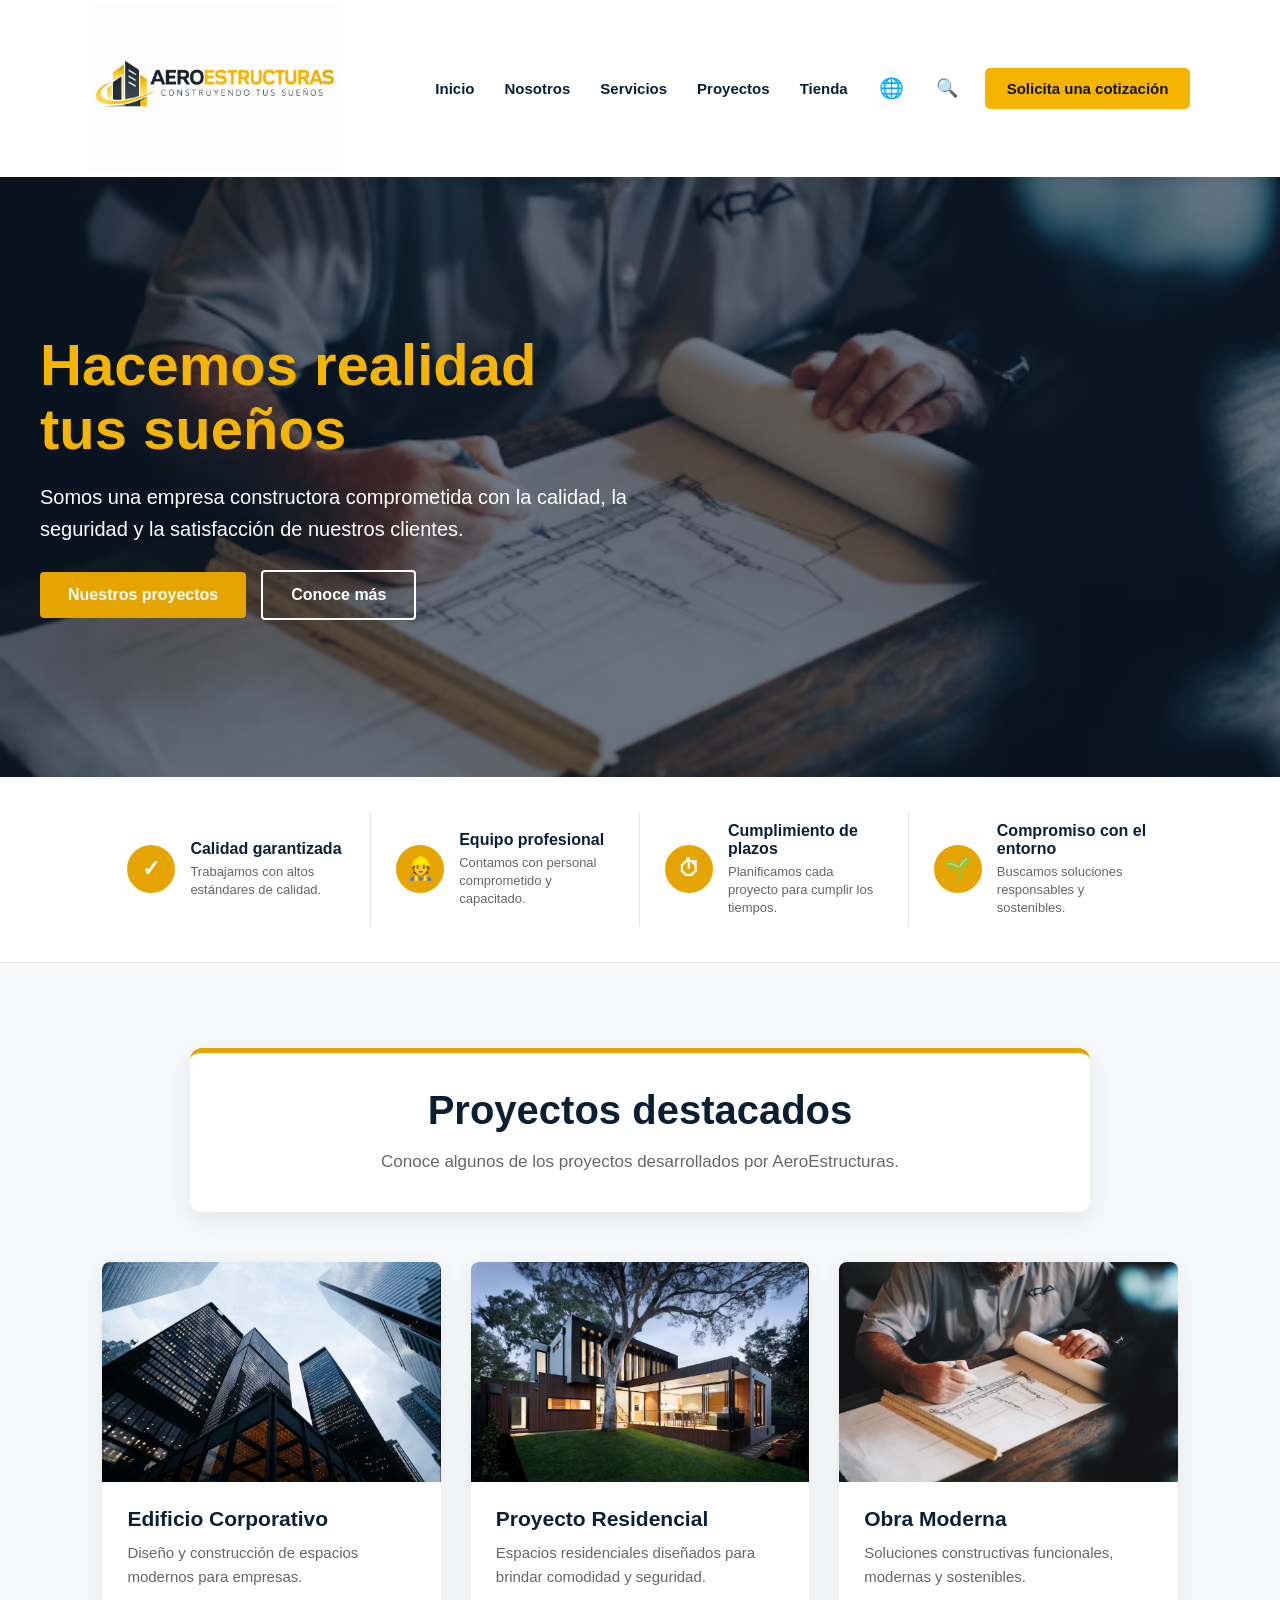
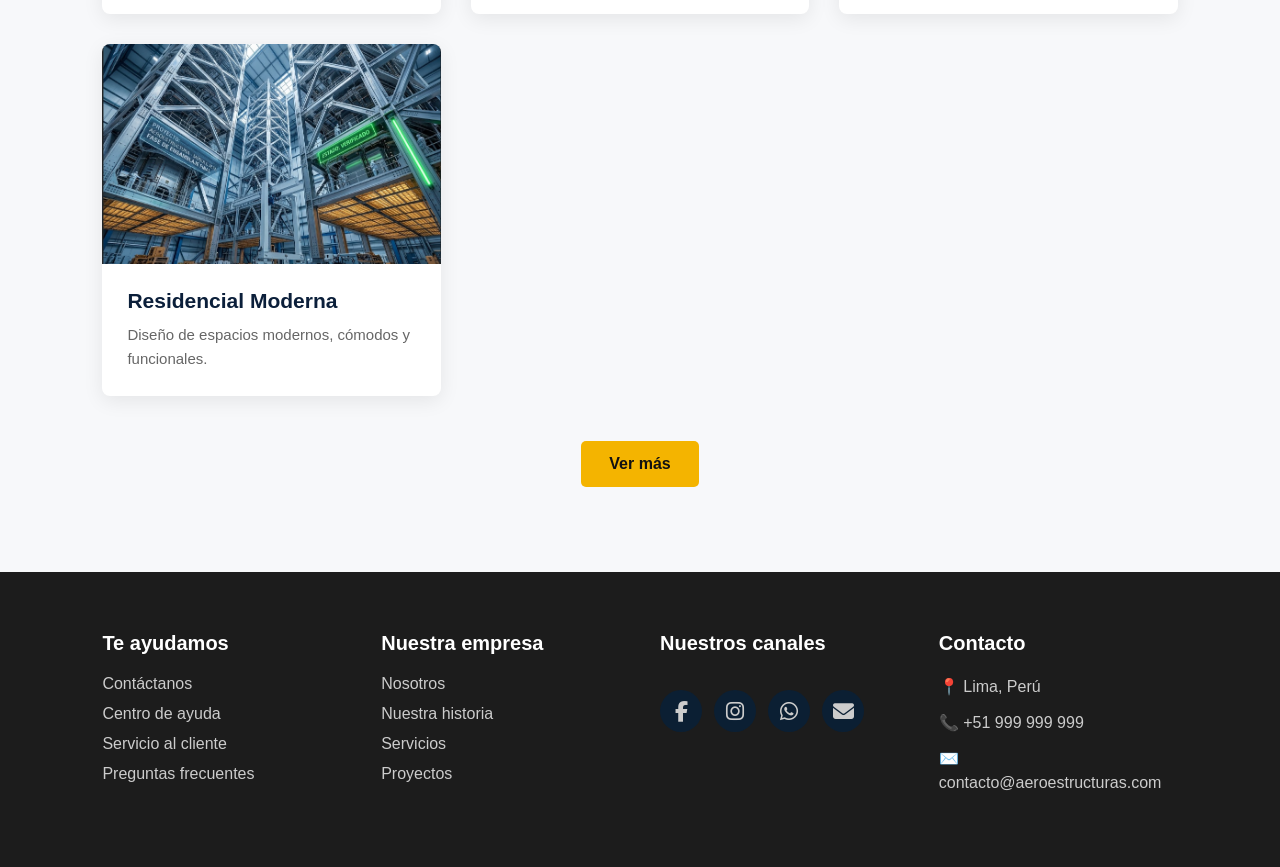
<file: index.html>
<!DOCTYPE html>
<html lang="es">

<head>
    <meta charset="UTF-8">
    <meta name="viewport" content="width=device-width, initial-scale=1.0">

    <title>AeroEstructuras | Construcción y Diseño</title>

   
    <link rel="stylesheet" href="css/general.css">
    <link rel="stylesheet" href="css/index.css">
    <link rel="stylesheet" href="https://cdnjs.cloudflare.com/ajax/libs/font-awesome/6.5.2/css/all.min.css">
</head>

<body>

    <!-- ENCABEZADO -->
    <header class="encabezado">

          <div class="logo">
          <img src="img/logo-aeroestructuras.png" alt="Logo AeroEstructuras">
          </div>

 <nav class="menu">
    <a href="index.html" data-es="Inicio" data-en="Home">Inicio</a>
    <a href="nosotros.html" data-es="Nosotros" data-en="About Us">Nosotros</a>
    <a href="servicios.html" data-es="Servicios" data-en="Services">Servicios</a>
    <a href="proyectos.html" data-es="Proyectos" data-en="Projects">Proyectos</a>
    <a href="tienda.html" data-es="Tienda" data-en="Store">Tienda</a>

   

      <div class="selector-idioma">
    <button class="boton-idioma" id="botonIdioma">🌐</button>

    <div class="menu-idioma" id="menuIdioma">
        <button onclick="cambiarIdioma('es')">🇪🇸 Español</button>
        <button onclick="cambiarIdioma('en')">🇺🇸 English</button>
    </div>
</div>
      <div class="contenedor-busqueda">

    <button class="icono-menu" id="botonBuscar">
        🔍
    </button>

    <div class="buscador" id="buscador">

        <input
            type="text"
            id="campoBuscar"
            placeholder="Buscar..."
        >
        <button id="btnBuscar">
            Buscar
        </button>
    </div>
</div>
      <a href="contacto.html"
   class="boton-contactanos"
   data-es="Solicita una cotización"
   data-en="Request a Quote">
    Solicita una cotización
</a>
</nav>
</header>


    <!-- SECCIÓN PRINCIPAL -->
       <section id="inicio" class="inicio">
          <div class="contenido-inicio">
    <h1>
    <span data-es="Hacemos realidad" data-en="We make">
        Hacemos realidad
    </span>
    <span data-es="tus sueños" data-en="your dreams">
        tus sueños
    </span>
</h1>

    <p
     data-es="Somos una empresa constructora comprometida con la calidad, la seguridad y la satisfacción de nuestros clientes."
     data-en="We are a construction company committed to quality, safety and customer satisfaction.">
     Somos una empresa constructora comprometida con la calidad,
    la seguridad y la satisfacción de nuestros clientes.
     </p>

     <div class="botones-inicio">
        <a href="proyectos.html"
    class="boton"
    data-es="Nuestros proyectos"
    data-en="Our projects">
     Nuestros proyectos
      </a>

   <a href="nosotros.html"
    class="boton boton-secundario"
    data-es="Conoce más"
    data-en="Learn more">
     Conoce más
</a>
    </div>
</div>
</section>

<!-- BENEFICIOS -->
<section class="beneficios">

    <div class="beneficio">
        <div class="icono-beneficio">✓</div>
        <div>
            <h3 data-es="Calidad garantizada" data-en="Guaranteed quality">
                Calidad garantizada
            </h3>

            <p data-es="Trabajamos con altos estándares de calidad."
               data-en="We work with high quality standards.">
                Trabajamos con altos estándares de calidad.
            </p>
        </div>
    </div>

    <div class="beneficio">
        <div class="icono-beneficio">👷</div>
        <div>
            <h3 data-es="Equipo profesional" data-en="Professional team">
                Equipo profesional
            </h3>

            <p data-es="Contamos con personal comprometido y capacitado."
               data-en="We have committed and trained staff.">
                Contamos con personal comprometido y capacitado.
            </p>
        </div>
    </div>

    <div class="beneficio">
        <div class="icono-beneficio">⏱</div>
        <div>
            <h3 data-es="Cumplimiento de plazos" data-en="Meeting deadlines">
                Cumplimiento de plazos
            </h3>

            <p data-es="Planificamos cada proyecto para cumplir los tiempos."
               data-en="We plan each project to meet deadlines.">
                Planificamos cada proyecto para cumplir los tiempos.
            </p>
        </div>
    </div>

    <div class="beneficio">
        <div class="icono-beneficio">🌱</div>
        <div>
            <h3 data-es="Compromiso con el entorno"
                data-en="Commitment to the environment">
                Compromiso con el entorno
            </h3>

            <p data-es="Buscamos soluciones responsables y sostenibles."
               data-en="We seek responsible and sustainable solutions.">
                Buscamos soluciones responsables y sostenibles.
            </p>
        </div>
    </div>

</section>
<!-- PROYECTOS DESTACADOS -->
<section class="proyectos-destacados">

     <div class="titulo-seccion">

     <h2 data-es="Proyectos destacados"
        data-en="Featured projects">
        Proyectos destacados
     </h2>

     <p data-es="Conoce algunos de los proyectos desarrollados por AeroEstructuras."
       data-en="Discover some of the projects developed by AeroEstructuras.">
        Conoce algunos de los proyectos desarrollados
        por AeroEstructuras.
     </p>

      </div>

    <div class="contenedor-proyectos">

        <div class="proyecto">

            <img src="img/Edificio Corporativo.png"
                alt="Proyecto de edificio moderno">

            <div class="contenido-proyecto">

                <h3 data-es="Edificio Corporativo"
             data-en="Corporate Building">
              Edificio Corporativo
              </h3>

          <p data-es="Diseño y construcción de espacios modernos para empresas."
          data-en="Design and construction of modern spaces for companies.">
          Diseño y construcción de espacios modernos
          para empresas.
         </p>

            </div>

        </div>


        <div class="proyecto">

            <img src="img/proyecto residencial.png"
                alt="Proyecto residencial">

            <div class="contenido-proyecto">

                <h3 data-es="Proyecto Residencial"
                 data-en="Residential Project">
                  Proyecto Residencial
                 </h3>

             <p data-es="Espacios residenciales diseñados para brindar comodidad y seguridad."
               data-en="Residential spaces designed to provide comfort and safety.">
                Espacios residenciales diseñados para brindar
                 comodidad y seguridad.
              </p>

            </div>

        </div>


        <div class="proyecto">

            <img src="img/Nuestros inicios.png"
                alt="Proyecto de construcción">

            <div class="contenido-proyecto">

                <h3 data-es="Obra Moderna"
                data-en="Modern Construction">
              Obra Moderna
              </h3>

             <p data-es="Soluciones constructivas funcionales, modernas y sostenibles."
             data-en="Functional, modern and sustainable construction solutions.">
              Soluciones constructivas funcionales,
              modernas y sostenibles.
             </p>
            </div>

        </div>

        <div class="proyecto">
    <img src="img/Centro Empresarial Conecta.png"
        alt="Proyecto residencial moderno">

    <div class="contenido-proyecto">
        <h3 data-es="Residencial Moderna"
        data-en="Modern Residence">
         Residencial Moderna
        </h3>

     <p data-es="Diseño de espacios modernos, cómodos y funcionales."
      data-en="Design of modern, comfortable and functional spaces.">
     Diseño de espacios modernos,
      cómodos y funcionales.
    </p>
    </div>
    </div>
    </div>


    <div class="boton-proyectos">

        <a href="proyectos.html"
         class="boton"
        data-es="Ver más"
        data-en="See more">
        Ver más
        </a>

    </div>


   </section>
   
   <!-- PIE DE PÁGINA -->

<footer class="pie-pagina">

    <div class="columna-footer">
        <h3 data-es="Te ayudamos" data-en="We help you">
            Te ayudamos
        </h3>

        <a href="contacto.html"
           data-es="Contáctanos"
           data-en="Contact us">
            Contáctanos
        </a>

        <a href="contacto.html"
           data-es="Centro de ayuda"
           data-en="Help Center">
            Centro de ayuda
        </a>

        <a href="contacto.html"
           data-es="Servicio al cliente"
           data-en="Customer Service">
            Servicio al cliente
        </a>

        <a href="contacto.html"
           data-es="Preguntas frecuentes"
           data-en="Frequently Asked Questions">
            Preguntas frecuentes
        </a>
    </div>


    <div class="columna-footer">
        <h3 data-es="Nuestra empresa" data-en="Our Company">
            Nuestra empresa
        </h3>

        <a href="nosotros.html"
           data-es="Nosotros"
           data-en="About Us">
            Nosotros
        </a>

        <a href="nosotros.html"
           data-es="Nuestra historia"
           data-en="Our History">
            Nuestra historia
        </a>

        <a href="servicios.html"
           data-es="Servicios"
           data-en="Services">
            Servicios
        </a>

        <a href="proyectos.html"
           data-es="Proyectos"
           data-en="Projects">
            Proyectos
        </a>
    </div>


    <div class="columna-footer">
        <h3 data-es="Nuestros canales" data-en="Our Channels">
            Nuestros canales
        </h3>

        <div class="redes-sociales">

            <a href="#" title="Facebook">
                <i class="fa-brands fa-facebook-f"></i>
            </a>

            <a href="#" title="Instagram">
                <i class="fa-brands fa-instagram"></i>
            </a>

            <a href="#" title="WhatsApp">
                <i class="fa-brands fa-whatsapp"></i>
            </a>

            <a href="#" title="Correo electrónico">
                <i class="fa-solid fa-envelope"></i>
            </a>

        </div>
    </div>


    <div class="columna-footer">
        <h3 data-es="Contacto" data-en="Contact">
            Contacto
        </h3>

        <p data-es="📍 Lima, Perú" data-en="📍 Lima, Peru">
            📍 Lima, Perú
        </p>

        <p data-es="📞 +51 999 999 999" data-en="📞 +51 999 999 999">
            📞 +51 999 999 999
        </p>

        <p data-es="✉️ contacto@aeroestructuras.com"
           data-en="✉️ contacto@aeroestructuras.com">
            ✉️ contacto@aeroestructuras.com
        </p>
    </div>

</footer>

<script src="js/script.js"></script>
</body>

</html>
</file>
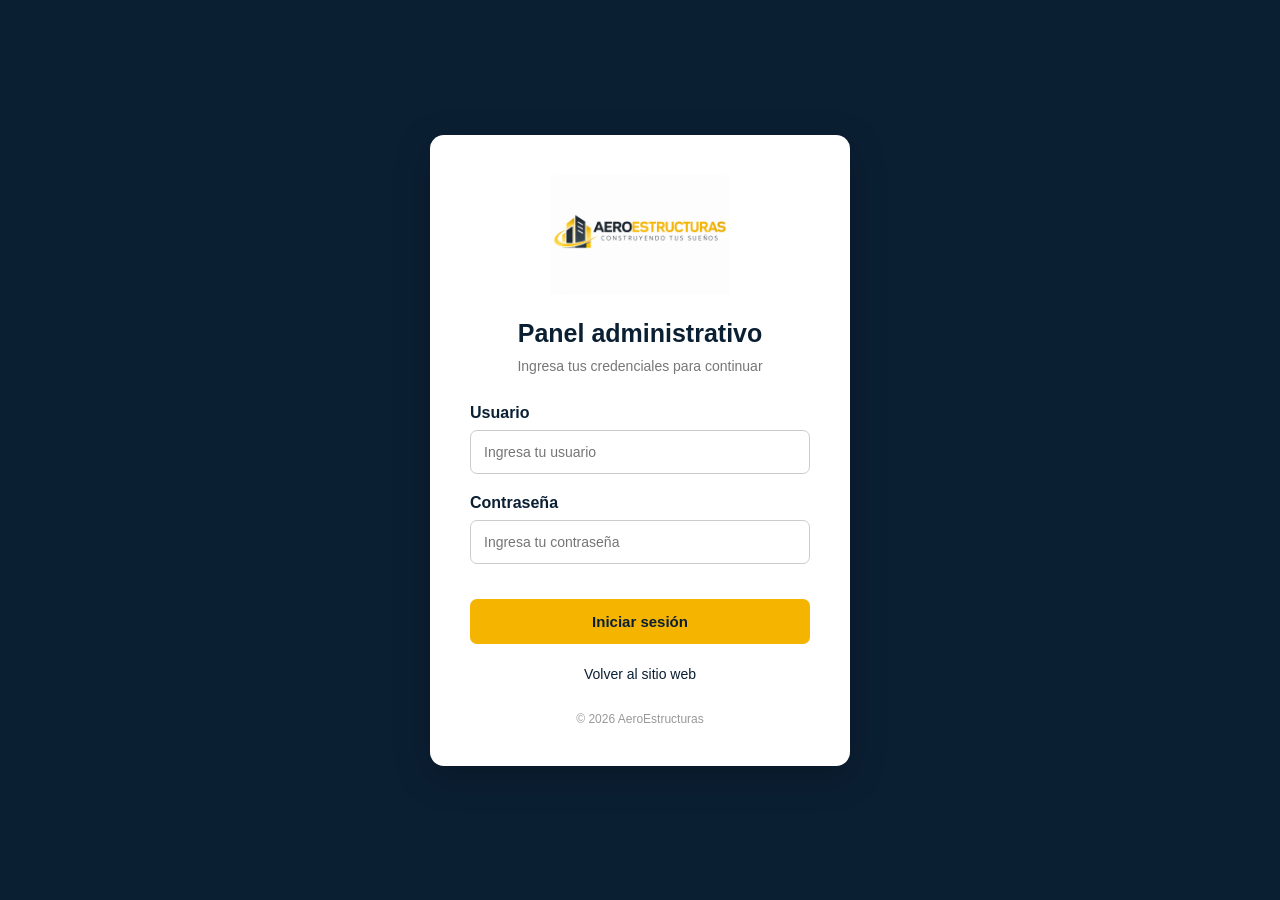
<file: admin.html>
<!DOCTYPE html>
<html lang="es">

<head>
    <meta charset="UTF-8">
    <meta name="viewport" content="width=device-width, initial-scale=1.0">

    <title>AeroEstructuras | Administración</title>

    <link rel="stylesheet" href="css/admin.css">
    <link rel="stylesheet" href="https://cdnjs.cloudflare.com/ajax/libs/font-awesome/6.5.2/css/all.min.css">
</head>

<body>

<div class="admin-contenedor">

    <aside class="menu-admin">

        <div class="marca-admin">
            <img src="img/logo-aeroestructuras.png" alt="AeroEstructuras">
            <div>
                <h2>AeroEstructuras</h2>
                <span>Administración</span>
            </div>
        </div>

        <div class="titulo-menu">MENÚ PRINCIPAL</div>

        <nav class="navegacion-admin">
            <a href="#" class="activo"><i class="fa-solid fa-house"></i> Inicio</a>
            <a href="#pedidos"><i class="fa-solid fa-cart-shopping"></i> Pedidos</a>
            <a href="#proyectos"><i class="fa-solid fa-building"></i> Proyectos</a>
            <a href="#cotizaciones"><i class="fa-solid fa-file-invoice-dollar"></i> Cotizaciones</a>
        </nav>

        <div class="admin-inferior">
            <div class="usuario-admin">
                <div class="avatar-admin">A</div>
                <div>
                    <strong>Administrador</strong>
                    <span>Panel de control</span>
                </div>
            </div>

            <a href="index.html" class="salir-admin">
                <i class="fa-solid fa-arrow-right-from-bracket"></i>
                Volver al sitio web
            </a>
        </div>

    </aside>

    <main class="contenido-admin">

        <header class="encabezado-admin">
            <div>
                <span class="subtitulo-admin">PANEL DE CONTROL</span>
                <h1>Resumen general</h1>
                <p>Bienvenido al sistema de administración de AeroEstructuras.</p>
            </div>

            <div class="fecha-admin">
                <i class="fa-regular fa-calendar"></i>
                <span id="fechaActual"></span>
            </div>
        </header>

        <!-- ESTADÍSTICAS -->

        <section class="estadisticas-admin">

            <article class="tarjeta-estadistica">
                <div class="icono-estadistica naranja">
                    <i class="fa-solid fa-cart-shopping"></i>
                </div>
                <div>
                    <span>Total de pedidos</span>
                    <h2 id="totalPedidos">0</h2>
                    <small>Pedidos registrados</small>
                </div>
            </article>

            <article class="tarjeta-estadistica">
                <div class="icono-estadistica azul">
                    <i class="fa-solid fa-building"></i>
                </div>
                <div>
                    <span>Proyectos disponibles</span>
                    <h2 id="totalProyectos">0</h2>
                    <small>En el catálogo</small>
                </div>
            </article>

            <article class="tarjeta-estadistica">
                <div class="icono-estadistica verde">
                    <i class="fa-solid fa-file-invoice"></i>
                </div>
                <div>
                    <span>Cotizaciones</span>
                    <h2 id="totalCotizaciones">0</h2>
                    <small>Solicitudes recibidas</small>
                </div>
            </article>

        </section>

        <!-- ACCESOS RÁPIDOS -->

        <section class="seccion-admin">

            <div class="titulo-seccion-admin">
                <div>
                    <h2>Gestión del sistema</h2>
                    <p>Accede rápidamente a cada módulo.</p>
                </div>
            </div>

            <div class="modulos-admin">

                <a href="#pedidos" class="modulo-admin">
                    <div class="icono-modulo"><i class="fa-solid fa-box"></i></div>
                    <h3>Pedidos</h3>
                    <p>Consulta y administra los pedidos de los clientes.</p>
                    <span>Ver pedidos <i class="fa-solid fa-arrow-right"></i></span>
                </a>

                <a href="#proyectos" class="modulo-admin">
                    <div class="icono-modulo"><i class="fa-solid fa-city"></i></div>
                    <h3>Proyectos</h3>
                    <p>Agrega, modifica y elimina proyectos del catálogo.</p>
                    <span>Ver proyectos <i class="fa-solid fa-arrow-right"></i></span>
                </a>

                <a href="#cotizaciones" class="modulo-admin">
                    <div class="icono-modulo"><i class="fa-solid fa-file-signature"></i></div>
                    <h3>Cotizaciones</h3>
                    <p>Revisa las solicitudes enviadas por los clientes.</p>
                    <span>Ver solicitudes <i class="fa-solid fa-arrow-right"></i></span>
                </a>

            </div>

        </section>

        <!-- PEDIDOS -->

        <section class="seccion-admin" id="pedidos">

            <div class="titulo-seccion-admin">
                <div>
                    <h2>Últimos pedidos</h2>
                    <p>Registro de compras de los clientes.</p>
                </div>
            </div>

            <div class="tabla-pedidos-contenedor">
                <table class="tabla-pedidos">
                    <thead>
                        <tr>
                            <th>N.º Pedido</th>
                            <th>Cliente</th>
                            <th>Productos</th>
                            <th>Fecha</th>
                            <th>Total</th>
                            <th>Estado</th>
                        </tr>
                    </thead>

                    <tbody id="pedidosTabla">
                        <tr>
                            <td colspan="6">Todavía no hay pedidos registrados.</td>
                        </tr>
                    </tbody>
                </table>
            </div>

        </section>

        <!-- GESTIÓN DE PROYECTOS -->

        <section class="seccion-admin" id="proyectos">

            <div class="titulo-seccion-admin">
                <div>
                    <h2>Gestión de proyectos</h2>
                    <p>Administra los proyectos disponibles en la tienda.</p>
                </div>
            </div>

            <form id="formularioProyecto" class="formulario-proyecto-admin">

                <h3>Registrar nuevo proyecto</h3>

                <input type="hidden" id="indiceProyecto">

                <div class="campos-proyecto-admin">

                    <div>
                        <label for="nombreProyecto">Nombre del proyecto</label>
                        <input type="text" id="nombreProyecto" required>
                    </div>

                    <div>
                        <label for="categoriaProyecto">Categoría</label>
                        <select id="categoriaProyecto" required>
                            <option value="">Seleccionar categoría</option>
                            <option value="Residencial">Residencial</option>
                            <option value="Comercial">Comercial</option>
                            <option value="Infraestructura">Infraestructura</option>
                        </select>
                    </div>

                    <div>
                        <label for="imagenProyecto">Imagen del proyecto (URL o ruta)</label>
                        <input type="text" id="imagenProyecto" required>
                    </div>

                    <div>
                        <label for="precioProyecto">Precio (S/)</label>
                        <input type="number" id="precioProyecto" min="0" step="0.01" required>
                    </div>

                    <div class="campo-descripcion-proyecto">
                        <label for="descripcionProyecto">Descripción</label>
                        <textarea id="descripcionProyecto" rows="4" required></textarea>
                    </div>

                </div>

                <div class="acciones-formulario-proyecto">
                    <button type="submit" id="guardarProyecto">Guardar proyecto</button>
                    <button type="button" id="cancelarEdicionProyecto" hidden>Cancelar edición</button>
                </div>

            </form>

            <div class="tabla-proyectos-contenedor">

                <table class="tabla-proyectos-admin">

                    <thead>
                        <tr>
                            <th>Imagen</th>
                            <th>Proyecto</th>
                            <th>Categoría</th>
                            <th>Precio</th>
                            <th>Acciones</th>
                        </tr>
                    </thead>

                    <tbody id="proyectosTabla">
                        <tr>
                            <td colspan="5">Cargando proyectos...</td>
                        </tr>
                    </tbody>

                </table>

            </div>

        </section>

        <!-- COTIZACIONES -->

        <section class="seccion-admin" id="cotizaciones">

            <div class="titulo-seccion-admin">
                <div>
                    <h2>Solicitudes de cotización</h2>
                    <p>Consulta los mensajes enviados por los clientes.</p>
                </div>
            </div>

            <div class="tabla-pedidos-contenedor">

                <table class="tabla-pedidos">

                    <thead>
                        <tr>
                            <th>N.º</th>
                            <th>Cliente</th>
                            <th>Correo</th>
                            <th>Teléfono</th>
                            <th>Tipo de consulta</th>
                            <th>Mensaje</th>
                            <th>Fecha</th>
                        </tr>
                    </thead>

                    <tbody id="cotizacionesTabla">
                        <tr>
                            <td colspan="7">Todavía no hay cotizaciones registradas.</td>
                        </tr>
                    </tbody>

                </table>

            </div>

        </section>

        <footer class="footer-admin">
            <p>© 2026 AeroEstructuras | Panel de administración</p>
        </footer>

    </main>

</div>

<script src="js/catalogo.js"></script>
<script src="js/admin.js"></script>

</body>
</html>
</file>
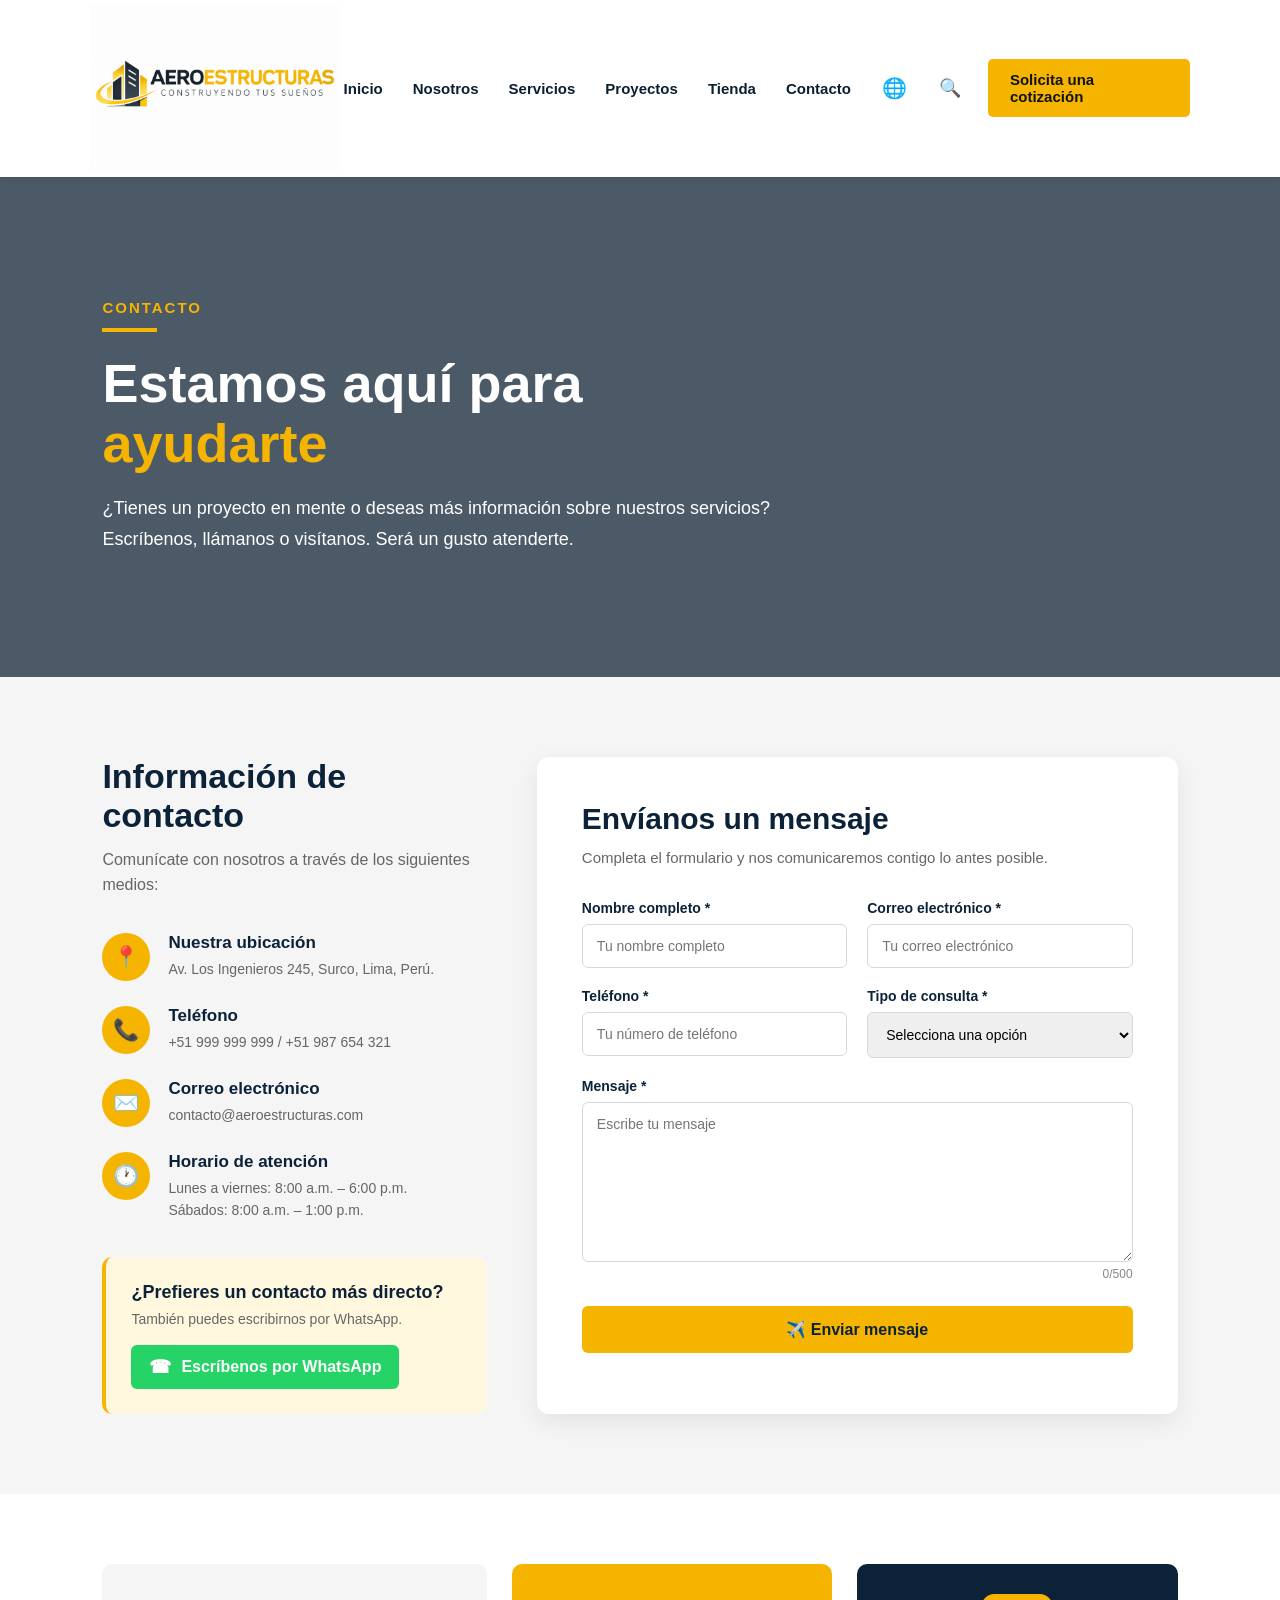
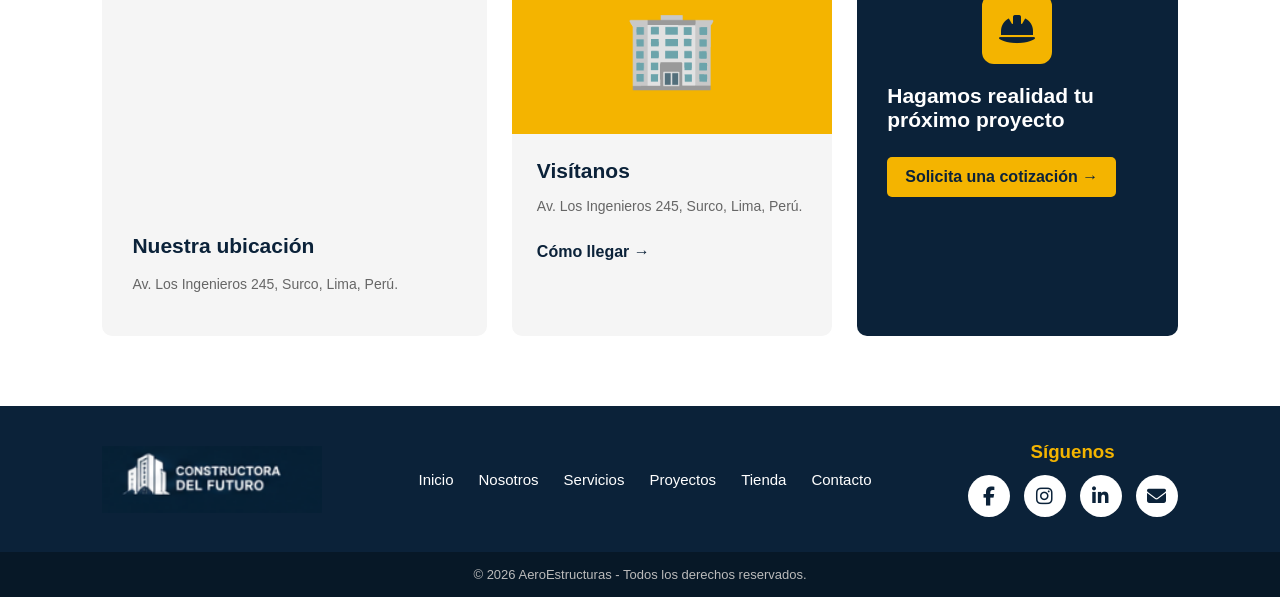
<file: contacto.html>
<!DOCTYPE html>
<html lang="es">

<head>
    <meta charset="UTF-8">
    <meta name="viewport" content="width=device-width, initial-scale=1.0">

    <title>AeroEstructuras | Contacto</title>

    <link rel="stylesheet" href="css/general.css">
    <link rel="stylesheet" href="css/contacto.css">
    <link rel="stylesheet" href="https://cdnjs.cloudflare.com/ajax/libs/font-awesome/6.5.2/css/all.min.css">
</head>

<body>

    <!-- ENCABEZADO -->
    <header class="encabezado">

        <div class="logo">
            <img src="img/logo-aeroestructuras.png" alt="Logo AeroEstructuras">
        </div>

        <nav class="menu">

            <a href="index.html"
               data-es="Inicio"
               data-en="Home">
                Inicio
            </a>

            <a href="nosotros.html"
               data-es="Nosotros"
               data-en="About Us">
                Nosotros
            </a>

            <a href="servicios.html"
               data-es="Servicios"
               data-en="Services">
                Servicios
            </a>

            <a href="proyectos.html"
               data-es="Proyectos"
               data-en="Projects">
                Proyectos
            </a>

            <a href="tienda.html"
             data-es="Tienda"
            data-en="Store">
            Tienda
             </a>

            <a href="contacto.html"
               data-es="Contacto"
               data-en="Contact">
                Contacto
            </a>

            <!-- IDIOMA -->
            <div class="selector-idioma">

                <button class="boton-idioma" id="botonIdioma">
                    🌐
                </button>

                <div class="menu-idioma" id="menuIdioma">

                    <button onclick="cambiarIdioma('es')">
                        🇪🇸 Español
                    </button>

                    <button onclick="cambiarIdioma('en')">
                        🇺🇸 English
                    </button>

                </div>

            </div>

            <!-- BUSCADOR -->
            <div class="contenedor-busqueda">

                <button class="icono-menu" id="botonBuscar">
                    🔍
                </button>

                <div class="buscador" id="buscador-encabezado">

                    <input
                        type="text"
                        id="campoBuscar"
                        placeholder="Buscar..."
                    >

                    <button id="btnBuscar">
                        Buscar
                    </button>

                </div>

            </div>

            <!-- COTIZACIÓN -->
            <a href="contacto.html"
               class="boton-contactanos"
               data-es="Solicita una cotización"
               data-en="Request a Quote">
                Solicita una cotización
            </a>

        </nav>

    </header>


    <!-- HERO DE CONTACTO -->

    <section class="contacto-hero">

        <div class="contenido-contacto-hero">

            <span
                class="etiqueta-contacto"
                data-es="CONTACTO"
                data-en="CONTACT">
                CONTACTO
            </span>

            <div class="linea-amarilla-contacto"></div>

            <h1>
                <span
                    data-es="Estamos aquí para"
                    data-en="We are here to">
                    Estamos aquí para
                </span>

                <span
                    class="texto-amarillo-contacto"
                    data-es="ayudarte"
                    data-en="help you">
                    ayudarte
                </span>
            </h1>

            <p
                data-es="¿Tienes un proyecto en mente o deseas más información sobre nuestros servicios? Escríbenos, llámanos o visítanos. Será un gusto atenderte."
                data-en="Do you have a project in mind or would you like more information about our services? Write to us, call us or visit us. We will be happy to assist you.">
                ¿Tienes un proyecto en mente o deseas más información
                sobre nuestros servicios? Escríbenos, llámanos o visítanos.
                Será un gusto atenderte.
            </p>

        </div>

    </section>


    <!-- CONTENIDO PRINCIPAL -->

    <section class="seccion-contacto">

        <div class="contenedor-contacto">


            <!-- INFORMACIÓN DE CONTACTO -->

            <div class="informacion-contacto">

                <h2
                    data-es="Información de contacto"
                    data-en="Contact information">
                    Información de contacto
                </h2>

                <p class="descripcion-contacto"
                   data-es="Comunícate con nosotros a través de los siguientes medios:"
                   data-en="Contact us through the following channels:">
                    Comunícate con nosotros a través de los siguientes medios:
                </p>


                <!-- UBICACIÓN -->

                <div class="dato-contacto">

                    <div class="icono-contacto">
                        📍
                    </div>

                    <div>
                        <h3
                            data-es="Nuestra ubicación"
                            data-en="Our location">
                            Nuestra ubicación
                        </h3>

                        <p>
                            Av. Los Ingenieros 245, Surco, Lima, Perú.
                        </p>
                    </div>

                </div>


                <!-- TELÉFONO -->

                <div class="dato-contacto">

                    <div class="icono-contacto">
                        📞
                    </div>

                    <div>
                        <h3
                            data-es="Teléfono"
                            data-en="Phone">
                            Teléfono
                        </h3>

                        <p>
                            +51 999 999 999 / +51 987 654 321
                        </p>
                    </div>

                </div>


                <!-- CORREO -->

                <div class="dato-contacto">

                    <div class="icono-contacto">
                        ✉️
                    </div>

                    <div>
                        <h3
                            data-es="Correo electrónico"
                            data-en="Email">
                            Correo electrónico
                        </h3>

                        <p>
                            contacto@aeroestructuras.com
                        </p>
                    </div>

                </div>


                <!-- HORARIO -->

                <div class="dato-contacto">

                    <div class="icono-contacto">
                        🕐
                    </div>

                    <div>
                        <h3
                            data-es="Horario de atención"
                            data-en="Business hours">
                            Horario de atención
                        </h3>

                        <p
                            data-es="Lunes a viernes: 8:00 a.m. – 6:00 p.m. | Sábados: 8:00 a.m. – 1:00 p.m."
                            data-en="Monday to Friday: 8:00 a.m. – 6:00 p.m. | Saturdays: 8:00 a.m. – 1:00 p.m.">
                            Lunes a viernes: 8:00 a.m. – 6:00 p.m.
                            <br>
                            Sábados: 8:00 a.m. – 1:00 p.m.
                        </p>
                    </div>

                </div>


                <!-- WHATSAPP -->

                <div class="caja-whatsapp">

                    <h3
                        data-es="¿Prefieres un contacto más directo?"
                        data-en="Do you prefer a more direct contact?">
                        ¿Prefieres un contacto más directo?
                    </h3>

                    <p
                        data-es="También puedes escribirnos por WhatsApp."
                        data-en="You can also write to us on WhatsApp.">
                        También puedes escribirnos por WhatsApp.
                    </p>

                    <a
                        href="https://wa.me/51999999999"
                        target="_blank"
                        class="boton-whatsapp">

                        <span class="logo-whatsapp">
                            ☎
                        </span>

                        <span
                            data-es="Escríbenos por WhatsApp"
                            data-en="Write to us on WhatsApp">
                            Escríbenos por WhatsApp
                        </span>

                    </a>

                </div>

            </div>


            <!-- FORMULARIO -->

            <div class="formulario-contacto">

                <h2
                    data-es="Envíanos un mensaje"
                    data-en="Send us a message">
                    Envíanos un mensaje
                </h2>

                <p
                    data-es="Completa el formulario y nos comunicaremos contigo lo antes posible."
                    data-en="Complete the form and we will contact you as soon as possible.">
                    Completa el formulario y nos comunicaremos contigo
                    lo antes posible.
                </p>


                <div class="formulario-grid">

                    <!-- NOMBRE -->

                    <div class="campo-formulario">

                        <label
                            for="nombre"
                            data-es="Nombre completo *"
                            data-en="Full name *">
                            Nombre completo *
                        </label>

                        <input
                            type="text"
                            id="nombre"
                            placeholder="Tu nombre completo">
                    </div>


                    <!-- CORREO -->

                    <div class="campo-formulario">

                        <label
                            for="correo"
                            data-es="Correo electrónico *"
                            data-en="Email *">
                            Correo electrónico *
                        </label>

                        <input
                            type="email"
                            id="correo"
                            placeholder="Tu correo electrónico">
                    </div>


                    <!-- TELÉFONO -->

                    <div class="campo-formulario">

                        <label
                            for="telefono"
                            data-es="Teléfono *"
                            data-en="Phone *">
                            Teléfono *
                        </label>

                        <input
                            type="text"
                            id="telefono"
                            placeholder="Tu número de teléfono">
                    </div>


                    <!-- TIPO DE CONSULTA -->

                    <div class="campo-formulario">

                        <label
                            for="tipoConsulta"
                            data-es="Tipo de consulta *"
                            data-en="Type of inquiry *">
                            Tipo de consulta *
                        </label>

                        <select id="tipoConsulta">

                            <option value=""
                                data-es="Selecciona una opción"
                                data-en="Select an option">
                                Selecciona una opción
                            </option>

                            <option
                                data-es="Cotización"
                                data-en="Quote">
                                Cotización
                            </option>

                            <option
                                data-es="Construcción"
                                data-en="Construction">
                                Construcción
                            </option>

                            <option
                                data-es="Remodelación"
                                data-en="Remodeling">
                                Remodelación
                            </option>

                            <option
                                data-es="Información general"
                                data-en="General information">
                                Información general
                            </option>

                        </select>

                    </div>


                    <!-- MENSAJE -->

                    <div class="campo-formulario campo-mensaje">

                        <label
                            for="mensaje"
                            data-es="Mensaje *"
                            data-en="Message *">
                            Mensaje *
                        </label>

                        <textarea
                            id="mensaje"
                            maxlength="500"
                            placeholder="Escribe tu mensaje"></textarea>

                        <div class="contador-mensaje">
                            <span id="contadorMensaje">0</span>/500
                        </div>

                    </div>

                </div>


                <!-- BOTÓN -->

                <button
                    type="button"
                    id="btnEnviar"
                    class="boton-enviar">

                    ✈️
                    <span
                        data-es="Enviar mensaje"
                        data-en="Send message">
                        Enviar mensaje
                    </span>

                </button>
            
            </div>

        </div>

    </section>


    <!-- FRANJA INFERIOR -->

    <section class="informacion-inferior">

        <div class="tarjeta-inferior mapa-contacto">

           <div class="mapa-real">
    <iframe
        src="https://www.google.com/maps?q=Av.%20Los%20Ingenieros%20245%2C%20Surco%2C%20Lima%2C%20Peru&output=embed"
        width="100%"
        height="220"
        style="border:0;"
        allowfullscreen=""
        loading="lazy">
      </iframe>
         </div>

            <div>
                <h3
                    data-es="Nuestra ubicación"
                    data-en="Our location">
                    Nuestra ubicación
                </h3>

                <p>
                    Av. Los Ingenieros 245, Surco, Lima, Perú.
                </p>
            </div>

        </div>

<div class="tarjeta-inferior tarjeta-visitanos">

    <div class="ilustracion-visitanos">
        🏢
    </div>

    <div class="contenido-visitanos">

        <h3
            data-es="Visítanos"
            data-en="Visit us">
            Visítanos
        </h3>

        <p>
            Av. Los Ingenieros 245,
            Surco, Lima, Perú.
        </p>

        <a
            href="https://www.google.com/maps/search/?api=1&query=Av.%20Los%20Ingenieros%20245%2C%20Surco%2C%20Lima%2C%20Peru"
            target="_blank"
            data-es="Cómo llegar →"
            data-en="Get directions →">
            Cómo llegar →
        </a>

    </div>

</div>

        <div class="tarjeta-inferior tarjeta-proyecto-contacto">

            <div class="icono-proyecto-contacto">
    <i class="fa-solid fa-helmet-safety"></i>
     </div>

     <h3
    data-es="Hagamos realidad tu próximo proyecto"
    data-en="Let's make your next project a reality">
    Hagamos realidad tu próximo proyecto
       </h3>

            <a
    href="#"
    id="btnCotizacion"
    class="boton-cotizacion"
    data-es="Solicita una cotización →"
    data-en="Request a quote →">
    Solicita una cotización →
</a>

        </div>

    </section>


    <!-- FOOTER -->

    <footer class="pie-contacto">

    <div class="footer-encabezado">

        <div class="footer-marca">
    <img
        src="img/logo final.png"
        alt="Logo AeroEstructuras"
        class="logo-footer">
      </div>

        <nav class="menu-footer">

            <a href="index.html"
               data-es="Inicio"
               data-en="Home">
                Inicio
            </a>

            <a href="nosotros.html"
               data-es="Nosotros"
               data-en="About Us">
                Nosotros
            </a>

            <a href="servicios.html"
               data-es="Servicios"
               data-en="Services">
                Servicios
            </a>

            <a href="proyectos.html"
               data-es="Proyectos"
               data-en="Projects">
                Proyectos
            </a>
             
            <a href="tienda.html"
             data-es="Tienda"
            data-en="Store">
            Tienda
            </a>
            
            <a href="contacto.html"
               data-es="Contacto"
               data-en="Contact">
                Contacto
            </a>

        </nav>

        <div class="footer-redes">

            <h3
                data-es="Síguenos"
                data-en="Follow us">
                Síguenos
            </h3>

            <div class="iconos-redes">

                <a href="#" aria-label="Facebook">
                    <i class="fa-brands fa-facebook-f"></i>
                </a>

                <a href="#" aria-label="Instagram">
                    <i class="fa-brands fa-instagram"></i>
                </a>

                <a href="#" aria-label="LinkedIn">
                    <i class="fa-brands fa-linkedin-in"></i>
                </a>

                <a href="mailto:contacto@aeroestructuras.com"
                   aria-label="Correo">
                    <i class="fa-solid fa-envelope"></i>
                </a>

            </div>

        </div>

    </div>

</footer>

    <div class="copyright">

        © 2026 AeroEstructuras -
        <span
            data-es="Todos los derechos reservados."
            data-en="All rights reserved.">
            Todos los derechos reservados.
        </span>

    </div>

<div id="modalCotizacion" class="modal-cotizacion">
    <div class="contenido-cotizacion">

        <div class="icono-cotizacion">
            <i class="fa-solid fa-helmet-safety"></i>
        </div>

        <h2>¡Gracias por confiar en AeroEstructuras!</h2>

        <p>
            Completa el formulario y cuéntanos sobre tu proyecto.
        </p>

        <button id="btnContinuarCotizacion">
            Continuar
        </button>

        <button id="btnCerrarCotizacion" class="cerrar-cotizacion">
            Cerrar
        </button>

    </div>
</div>
    <!-- JAVASCRIPT -->

    <script src="js/script.js"></script>

</body>

</html>
</file>
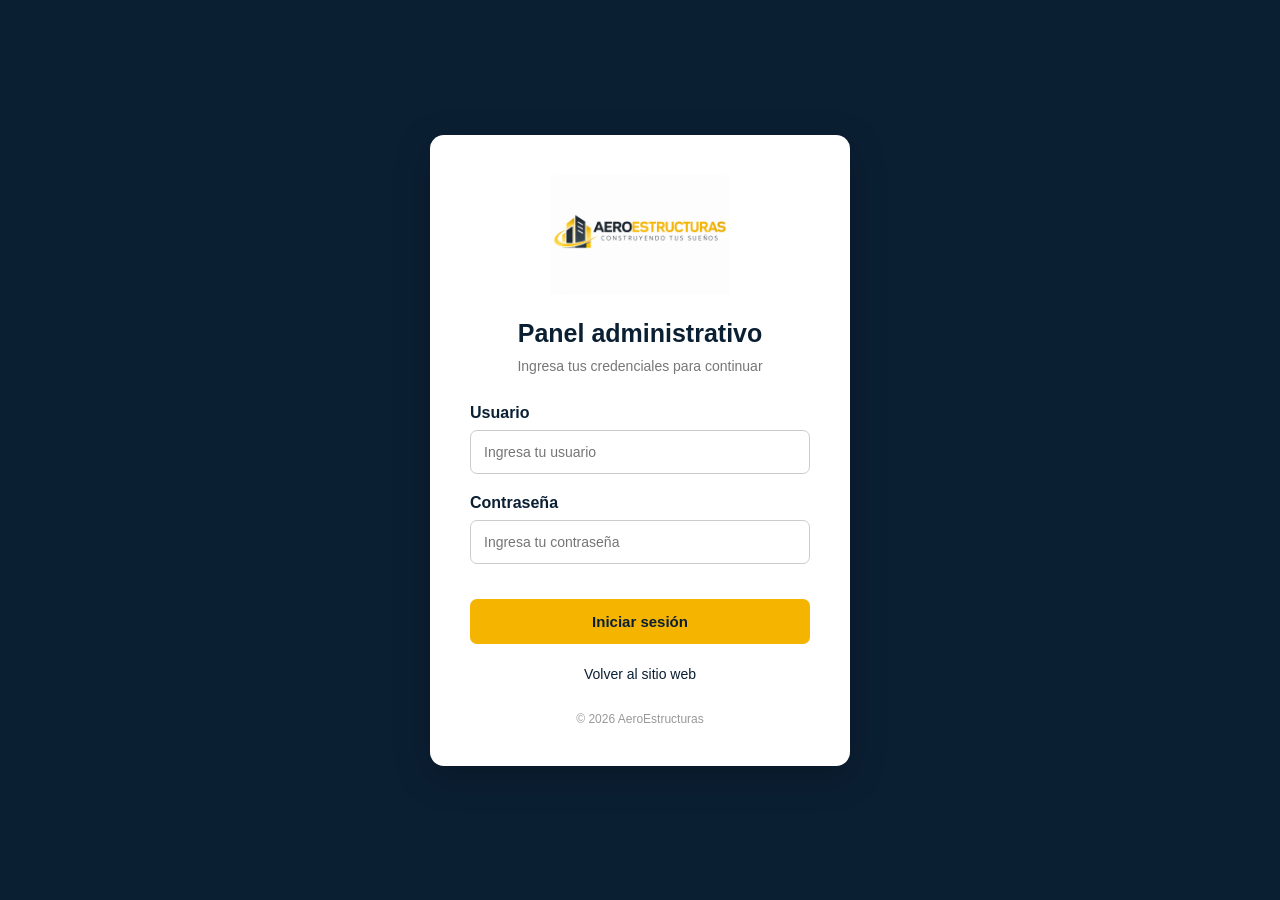
<file: login-admin.html>
<!DOCTYPE html>
<html lang="es">
<head>
    <meta charset="UTF-8">
    <meta name="viewport" content="width=device-width, initial-scale=1.0">
    <title>Acceso Administrador | AeroEstructuras</title>
    <link rel="stylesheet" href="css/login-admin.css">
</head>
<body>

    <div class="login-contenedor">

        <div class="login-logo">
            <img src="img/logo-aeroestructuras.png" alt="AeroEstructuras">
        </div>

        <h1>Panel administrativo</h1>
        <p class="subtitulo">Ingresa tus credenciales para continuar</p>

        <form id="formularioLogin">

            <label for="usuario">Usuario</label>
            <input type="text" id="usuario" placeholder="Ingresa tu usuario" required>

            <label for="contrasena">Contraseña</label>
            <input type="password" id="contrasena" placeholder="Ingresa tu contraseña" required>

            <p id="mensajeError"></p>

            <button type="submit">Iniciar sesión</button>

        </form>

        <a href="index.html" class="volver">Volver al sitio web</a>

        <footer>© 2026 AeroEstructuras</footer>

    </div>

    <script src="js/login-admin.js"></script>
</body>
</html>
</file>
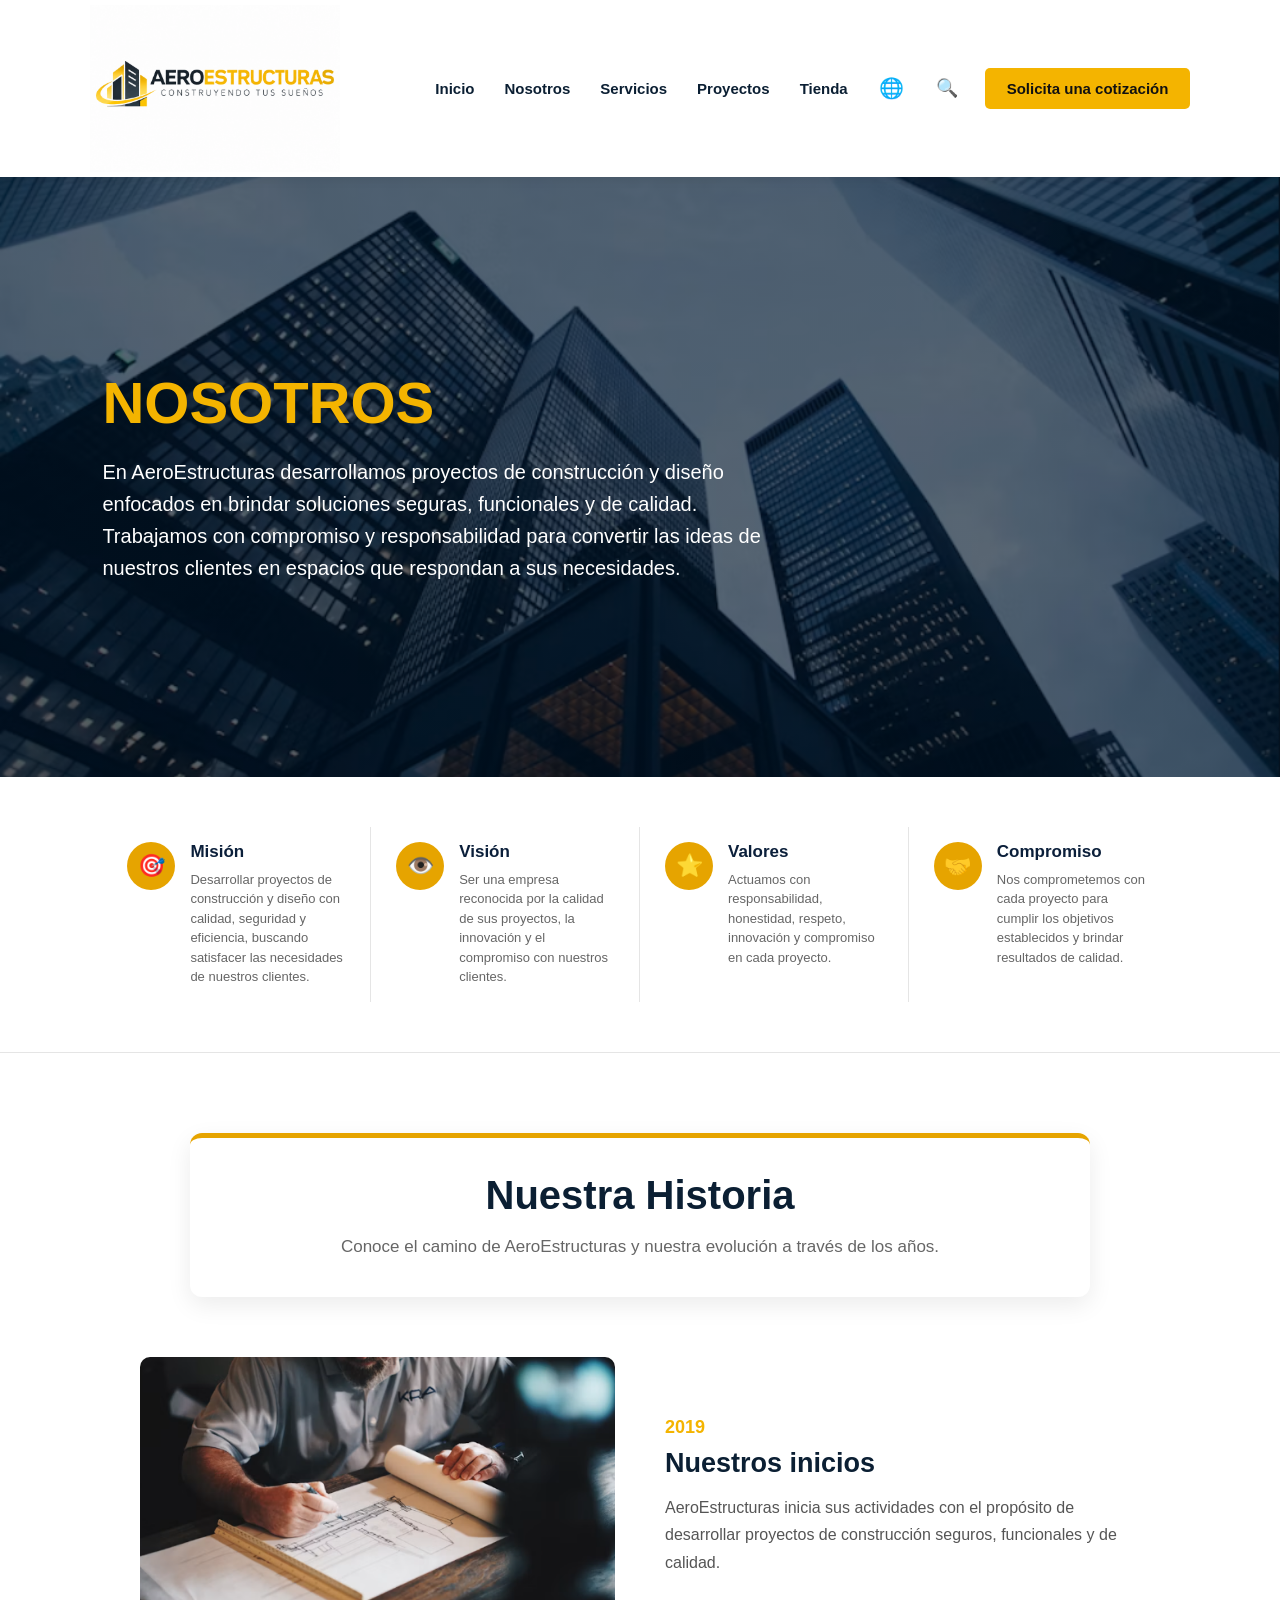
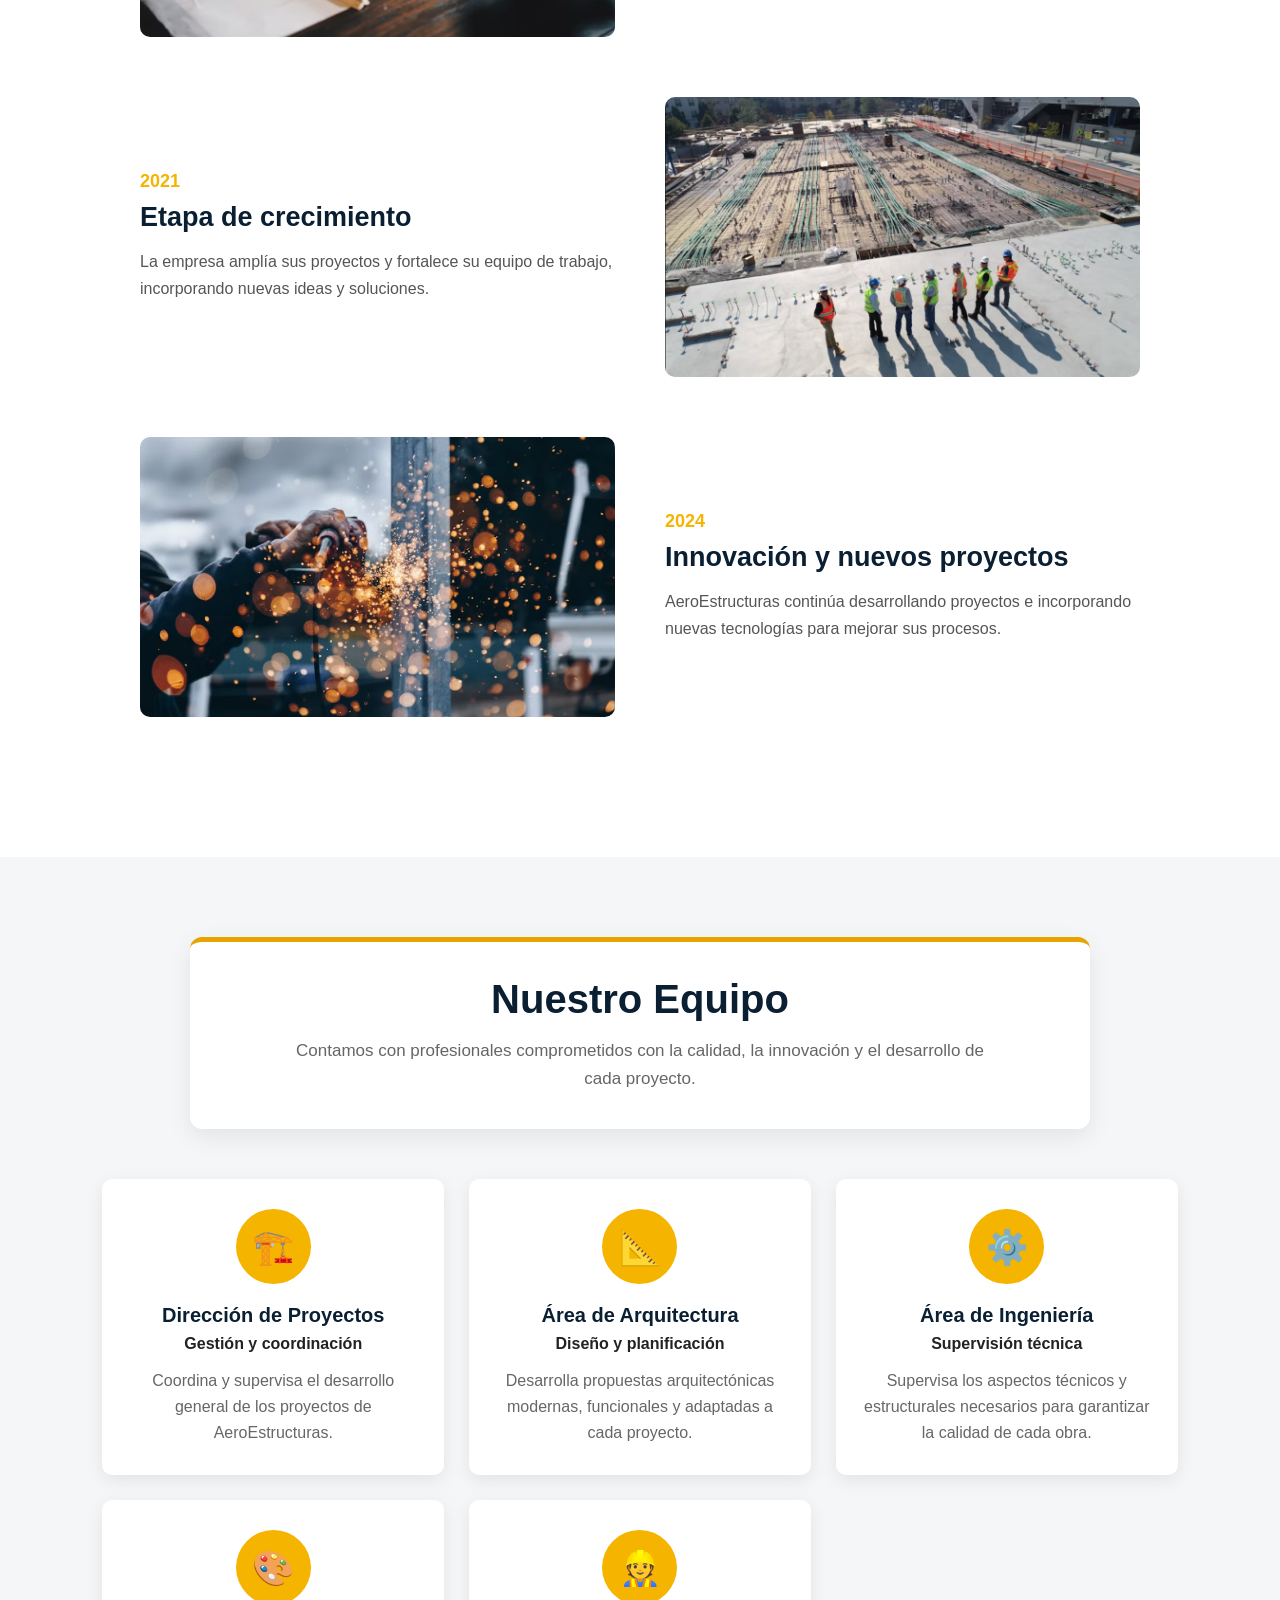
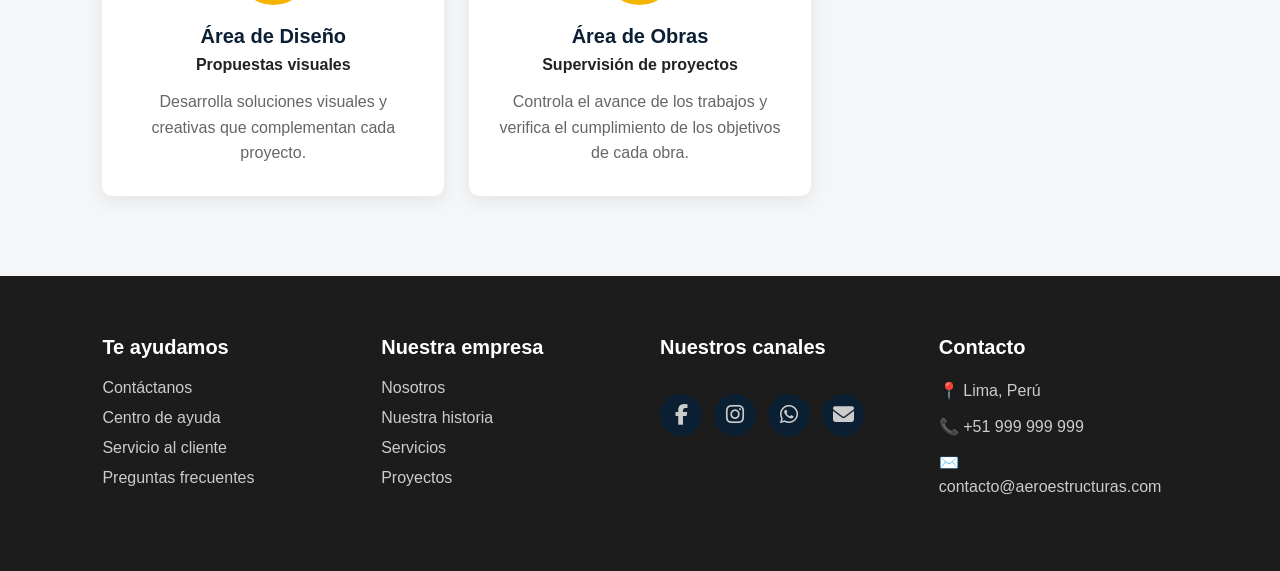
<file: nosotros.html>
<!DOCTYPE html>
<html lang="es">

<head>
    <meta charset="UTF-8">
    <meta name="viewport" content="width=device-width, initial-scale=1.0">

    <title>AeroEstructuras | Nosotros</title>

    <link rel="stylesheet" href="css/general.css">
    <link rel="stylesheet" href="css/nosotros.css">
    <link rel="stylesheet" href="https://cdnjs.cloudflare.com/ajax/libs/font-awesome/6.5.2/css/all.min.css">
</head>

<body>

    <!-- ENCABEZADO -->

<header class="encabezado">

    <div class="logo">
        <img src="img/logo-aeroestructuras.png" alt="Logo AeroEstructuras">
    </div>

    <nav class="menu">

        <a href="index.html"
           data-es="Inicio"
           data-en="Home">
            Inicio
        </a>

        <a href="nosotros.html"
           data-es="Nosotros"
           data-en="About Us">
            Nosotros
        </a>

        <a href="servicios.html"
           data-es="Servicios"
           data-en="Services">
            Servicios
        </a>

        <a href="proyectos.html"
           data-es="Proyectos"
           data-en="Projects">
            Proyectos
        </a>
        <a href="tienda.html"
        data-es="Tienda"
        data-en="Store">
           Tienda
         </a>

        <!-- SELECTOR DE IDIOMA -->
        <div class="selector-idioma">

            <button class="boton-idioma" id="botonIdioma">
                🌐
            </button>

            <div class="menu-idioma" id="menuIdioma">

                <button onclick="cambiarIdioma('es')">
                    🇪🇸 Español
                </button>

                <button onclick="cambiarIdioma('en')">
                    🇺🇸 English
                </button>

            </div>

        </div>

        <!-- BUSCADOR -->
        <div class="contenedor-busqueda">

    <button class="icono-menu" id="botonBuscar">
        🔍
    </button>

    <div class="buscador" id="buscador">

        <input
            type="text"
            id="campoBuscar"
            placeholder="Buscar..."
        >

        <button id="btnBuscar">
            Buscar
        </button>

       </div>

       </div>

        <!-- COTIZACIÓN -->
        <a href="contacto.html"
           class="boton-contactanos"
           data-es="Solicita una cotización"
           data-en="Request a Quote">
            Solicita una cotización
         </a>

       </nav>

       </header>

       <!-- BUSCADOR -->

<div class="buscador" id="buscador">

    <input
        type="text"
        id="campoBuscar"
        placeholder="Buscar en AeroEstructuras..."
    >

    <button id="btnBuscar">
        Buscar
    </button>

  </div>


    <!-- NOSOTROS -->

<section class="nosotros-hero">
    <div class="contenido-inicio">

         <h1 data-es="NOSOTROS" data-en="ABOUT US">
           NOSOTROS
         </h1>

         <p
          data-es="En AeroEstructuras desarrollamos proyectos de construcción y diseño enfocados en brindar soluciones seguras, funcionales y de calidad. Trabajamos con compromiso y responsabilidad para convertir las ideas de nuestros clientes en espacios que respondan a sus necesidades."
          data-en="At AeroEstructuras, we develop construction and design projects focused on providing safe, functional and high-quality solutions. We work with commitment and responsibility to turn our clients' ideas into spaces that meet their needs.">
    
          En AeroEstructuras desarrollamos proyectos de construcción y diseño
          enfocados en brindar soluciones seguras, funcionales y de calidad.
          Trabajamos con compromiso y responsabilidad para convertir las ideas
          de nuestros clientes en espacios que respondan a sus necesidades.

         </p>

    </div>
</section>

<!-- MISIÓN, VISIÓN, VALORES Y COMPROMISO -->

<section class="pilares-nosotros">

    <div class="pilar-nosotros">
        <div class="icono-pilar">🎯</div>
        <div>
             <h3 data-es="Misión" data-en="Mission">Misión</h3>
             <p
                 data-es="Desarrollar proyectos de construcción y diseño con calidad, seguridad y eficiencia, buscando satisfacer las necesidades de nuestros clientes."
                 data-en="Develop construction and design projects with quality, safety, and efficiency, seeking to meet our clients' needs.">
                 Desarrollar proyectos de construcción y diseño con calidad, seguridad y eficiencia, buscando satisfacer las necesidades de nuestros clientes.
               </p>
        </div>
    </div>

    <div class="pilar-nosotros">
        <div class="icono-pilar">👁️</div>
        <div>
            <h3 data-es="Visión" data-en="Vision">Visión</h3>

            <p
              data-es="Ser una empresa reconocida por la calidad de sus proyectos, la innovación y el compromiso con nuestros clientes."
              data-en="To be a company recognized for the quality of its projects, innovation, and commitment to our clients.">
              Ser una empresa reconocida por la calidad de sus proyectos, la innovación y el compromiso con nuestros clientes.
            </p>
        </div>
    </div>

    <div class="pilar-nosotros">
        <div class="icono-pilar">⭐</div>
        <div>
           <h3 data-es="Valores" data-en="Values">Valores</h3>

           <p
            data-es="Actuamos con responsabilidad, honestidad, respeto, innovación y compromiso en cada proyecto."
            data-en="We act with responsibility, honesty, respect, innovation, and commitment in every project.">
            Actuamos con responsabilidad, honestidad, respeto, innovación y compromiso en cada proyecto.
            </p>
        </div>
    </div>

    <div class="pilar-nosotros">
        <div class="icono-pilar">🤝</div>
        <div>
            <h3 data-es="Compromiso" data-en="Commitment">Compromiso</h3>
          <p
          data-es="Nos comprometemos con cada proyecto para cumplir los objetivos establecidos y brindar resultados de calidad."
          data-en="We are committed to every project to achieve the established objectives and deliver quality results.">
          Nos comprometemos con cada proyecto para cumplir los objetivos establecidos y brindar resultados de calidad.
          </p>
        </div>
    </div>

</section>
    <!-- NUESTRA HISTORIA -->

  <section class="historia">

    <div class="titulo-seccion">
        <h2 data-es="Nuestra Historia" data-en="Our History">
         Nuestra Historia
         </h2>
        <p
         data-es="Conoce el camino de AeroEstructuras y nuestra evolución a través de los años."
         data-en="Discover the journey of AeroEstructuras and our evolution throughout the years.">
         Conoce el camino de AeroEstructuras y nuestra evolución a través de los años.
         </p>
    </div>

    <div class="historia-item">

        <img src="img/Nuestros inicios.png"
             alt="Inicio de AeroEstructuras">

        <div class="historia-contenido">
            <span>2019</span>
            <h3 data-es="Nuestros inicios" data-en="Our Beginnings">
              Nuestros inicios
            </h3>
            <p
            data-es="AeroEstructuras inicia sus actividades con el propósito de desarrollar proyectos de construcción seguros, funcionales y de calidad."
            data-en="AeroEstructuras began its activities with the purpose of developing safe, functional, and high-quality construction projects.">
             AeroEstructuras inicia sus actividades con el propósito de desarrollar proyectos de construcción seguros, funcionales y de calidad.
             </p>
        </div>

    </div>


    <div class="historia-item historia-reversa">

        <img src="img/Puente San Rafael.png"
             alt="Crecimiento de AeroEstructuras">

        <div class="historia-contenido">
            <span>2021</span>
            <h3 data-es="Etapa de crecimiento" data-en="Growth Stage">
    Etapa de crecimiento
</h3>

      <p
       data-es="La empresa amplía sus proyectos y fortalece su equipo de trabajo, incorporando nuevas ideas y soluciones."
       data-en="The company expanded its projects and strengthened its team, incorporating new ideas and solutions.">
        La empresa amplía sus proyectos y fortalece su equipo de trabajo, incorporando nuevas ideas y soluciones.
      </p>
        </div>
</div>


    <div class="historia-item">

        <img src="img/Innovacion y nuevos proyectos.png"
          alt="Innovación en construcción">

        <div class="historia-contenido">
            <span>2024</span>
            <h3 data-es="Innovación y nuevos proyectos" data-en="Innovation and New Projects">
      Innovación y nuevos proyectos
         </h3>
      <p
     data-es="AeroEstructuras continúa desarrollando proyectos e incorporando nuevas tecnologías para mejorar sus procesos."
     data-en="AeroEstructuras continues developing projects and incorporating new technologies to improve its processes.">
      AeroEstructuras continúa desarrollando proyectos e incorporando nuevas tecnologías para mejorar sus procesos.
      </p>
        </div>

    </div>
    
</section>


<!-- NUESTRO EQUIPO -->

<section class="equipo">

    <div class="titulo-seccion">

        <h2 data-es="Nuestro Equipo" data-en="Our Team">
        Nuestro Equipo
        </h2>
        <p
         data-es="Contamos con profesionales comprometidos con la calidad, la innovación y el desarrollo de cada proyecto."
         data-en="We have professionals committed to quality, innovation, and the development of each project.">
         Contamos con profesionales comprometidos con la calidad, la innovación y el desarrollo de cada proyecto.
         </p>
    </div>


    <div class="contenedor-equipo">

        <div class="tarjeta-equipo">

            <div class="icono-equipo">🏗️</div>

            <h3 data-es="Dirección de Proyectos" data-en="Project Management">
    Dirección de Proyectos
</h3>

<strong
    data-es="Gestión y coordinación"
    data-en="Management and Coordination">
    Gestión y coordinación
   </strong>
    <p
    data-es="Coordina y supervisa el desarrollo general de los proyectos de AeroEstructuras."
    data-en="Coordinates and supervises the overall development of AeroEstructuras projects.">

    Coordina y supervisa el desarrollo general de los proyectos de AeroEstructuras.
      </p>
        </div>
        <div class="tarjeta-equipo">

            <div class="icono-equipo">📐</div>

            <h3 data-es="Área de Arquitectura" data-en="Architecture Department">
           Área de Arquitectura
        </h3>
     <strong
    data-es="Diseño y planificación"
    data-en="Design and Planning">
    Diseño y planificación
  </strong>
      <p
    data-es="Desarrolla propuestas arquitectónicas modernas, funcionales y adaptadas a cada proyecto."
    data-en="Develops modern and functional architectural proposals adapted to each project.">
    Desarrolla propuestas arquitectónicas modernas, funcionales y adaptadas a cada proyecto.
         </p>

        </div>

        <div class="tarjeta-equipo">

            <div class="icono-equipo">⚙️</div>

            <h3 data-es="Área de Ingeniería" data-en="Engineering Department">
    Área de Ingeniería
    </h3>
    <strong
    data-es="Supervisión técnica"
    data-en="Technical Supervision">
    Supervisión técnica
       </strong>
       <p
    data-es="Supervisa los aspectos técnicos y estructurales necesarios para garantizar la calidad de cada obra."
    data-en="Supervises the technical and structural aspects necessary to guarantee the quality of each project.">

    Supervisa los aspectos técnicos y estructurales necesarios para garantizar la calidad de cada obra.
     </p>
        </div>
        <div class="tarjeta-equipo">
            <div class="icono-equipo">🎨</div>

            <h3 data-es="Área de Diseño" data-en="Design Department">
        Área de Diseño
      </h3>
        <strong
     data-es="Propuestas visuales"
     data-en="Visual Proposals">
      Propuestas visuales
     </strong>
         <p
     data-es="Desarrolla soluciones visuales y creativas que complementan cada proyecto."
     data-en="Develops creative and visual solutions that complement each project.">
     Desarrolla soluciones visuales y creativas que complementan cada proyecto.
        </p>

        </div>

        <div class="tarjeta-equipo">

            <div class="icono-equipo">👷</div>

            <h3 data-es="Área de Obras" data-en="Construction Department">
    Área de Obras
        </h3>
     <strong
     data-es="Supervisión de proyectos"
     data-en="Project Supervision">
     Supervisión de proyectos
    </strong>
        <p
    data-es="Controla el avance de los trabajos y verifica el cumplimiento de los objetivos de cada obra."
    data-en="Monitors the progress of the work and verifies compliance with the objectives of each project.">
    Controla el avance de los trabajos y verifica el cumplimiento de los objetivos de cada obra.
         </p>
        </div>
    </div>
</section>

     <!-- PIE DE PÁGINA -->

<footer class="pie-pagina">

    <div class="columna-footer">
        <h3 data-es="Te ayudamos" data-en="We help you">
            Te ayudamos
        </h3>

        <a href="contacto.html"
           data-es="Contáctanos"
           data-en="Contact us">
            Contáctanos
        </a>

        <a href="contacto.html"
           data-es="Centro de ayuda"
           data-en="Help Center">
            Centro de ayuda
        </a>

        <a href="contacto.html"
           data-es="Servicio al cliente"
           data-en="Customer Service">
            Servicio al cliente
        </a>

        <a href="contacto.html"
           data-es="Preguntas frecuentes"
           data-en="Frequently Asked Questions">
            Preguntas frecuentes
        </a>
    </div>


    <div class="columna-footer">
        <h3 data-es="Nuestra empresa" data-en="Our Company">
            Nuestra empresa
        </h3>

        <a href="nosotros.html"
           data-es="Nosotros"
           data-en="About Us">
            Nosotros
        </a>

        <a href="nosotros.html"
           data-es="Nuestra historia"
           data-en="Our History">
            Nuestra historia
        </a>

        <a href="servicios.html"
           data-es="Servicios"
           data-en="Services">
            Servicios
        </a>

        <a href="proyectos.html"
           data-es="Proyectos"
           data-en="Projects">
            Proyectos
        </a>
    </div>


    <div class="columna-footer">
        <h3 data-es="Nuestros canales" data-en="Our Channels">
            Nuestros canales
        </h3>

        <div class="redes-sociales">

            <a href="#" title="Facebook">
                <i class="fa-brands fa-facebook-f"></i>
            </a>

            <a href="#" title="Instagram">
                <i class="fa-brands fa-instagram"></i>
            </a>

            <a href="#" title="WhatsApp">
                <i class="fa-brands fa-whatsapp"></i>
            </a>

            <a href="#" title="Correo electrónico">
                <i class="fa-solid fa-envelope"></i>
            </a>

        </div>
    </div>


    <div class="columna-footer">
        <h3 data-es="Contacto" data-en="Contact">
            Contacto
        </h3>

        <p data-es="📍 Lima, Perú" data-en="📍 Lima, Peru">
            📍 Lima, Perú
        </p>

        <p data-es="📞 +51 999 999 999" data-en="📞 +51 999 999 999">
            📞 +51 999 999 999
        </p>

        <p data-es="✉️ contacto@aeroestructuras.com"
           data-en="✉️ contacto@aeroestructuras.com">
            ✉️ contacto@aeroestructuras.com
        </p>
    </div>

</footer>

<script src="js/script.js"></script>
</body>

</html>
</file>
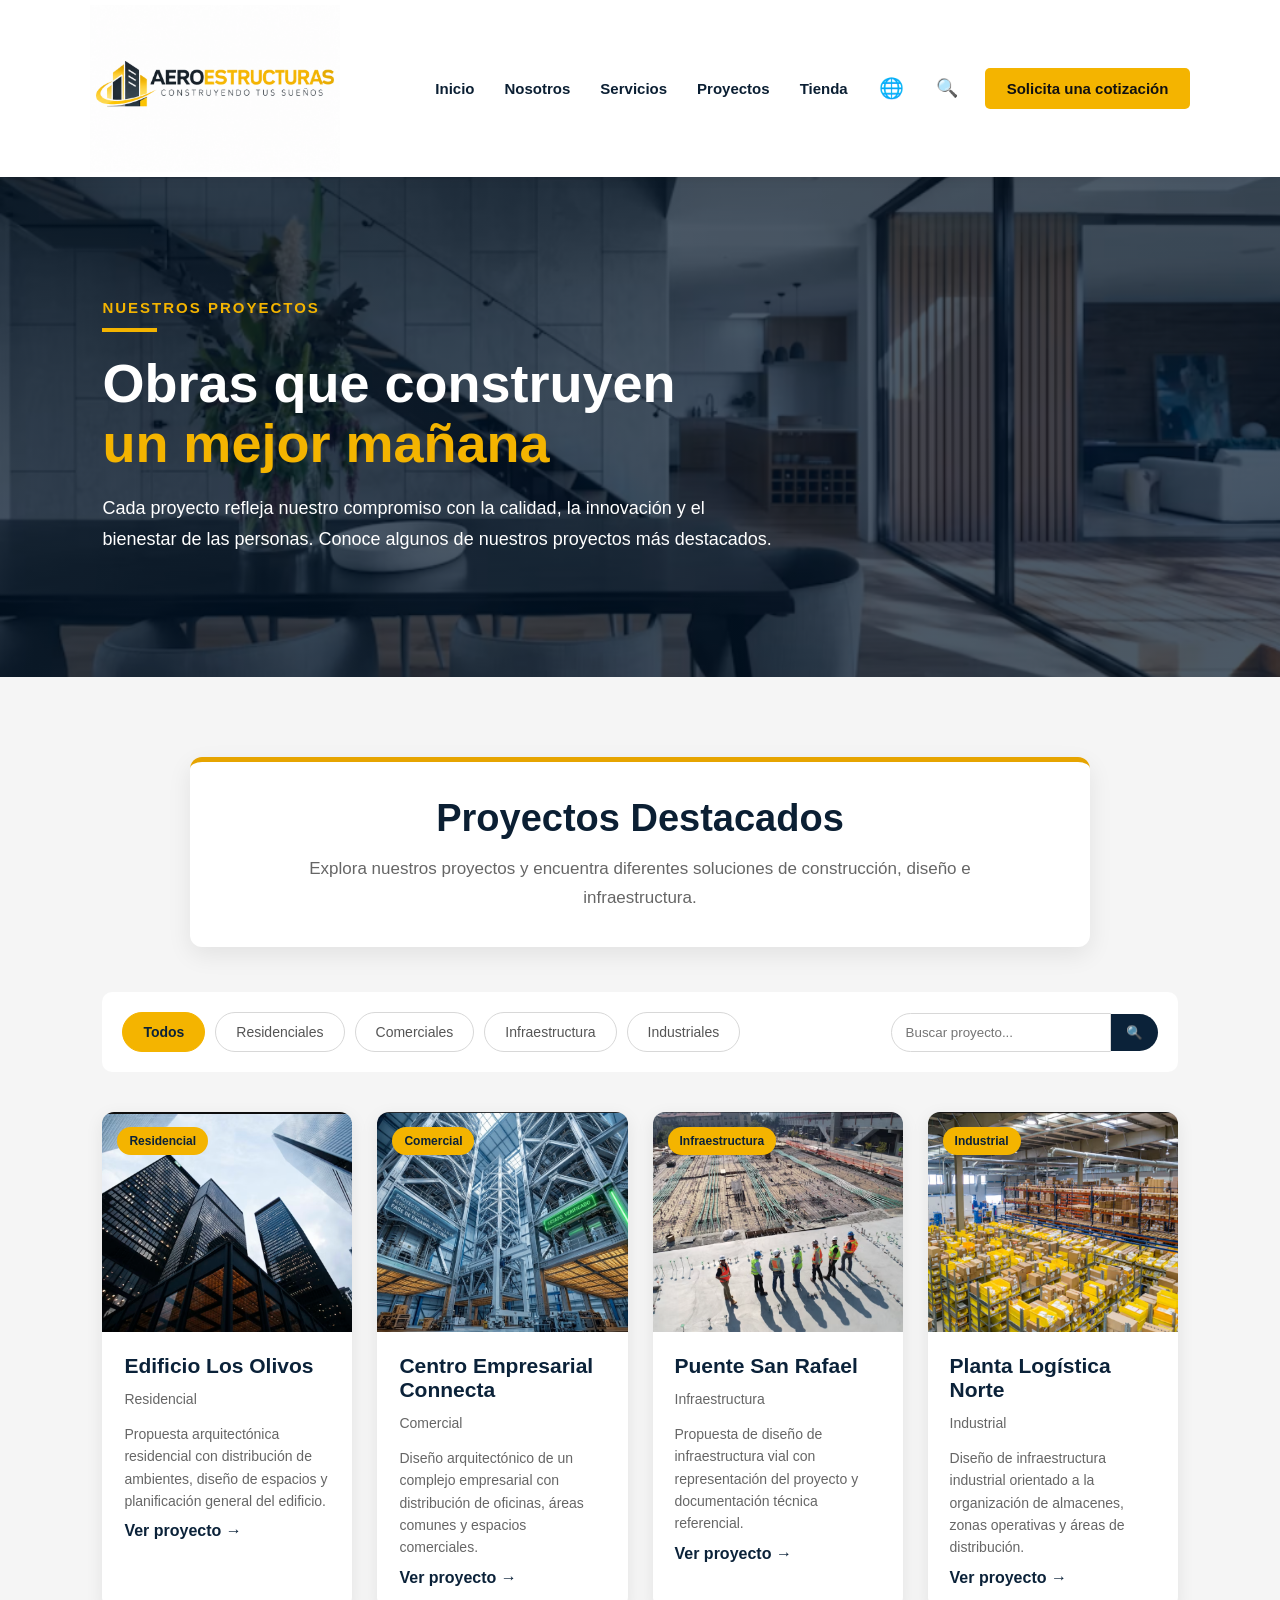
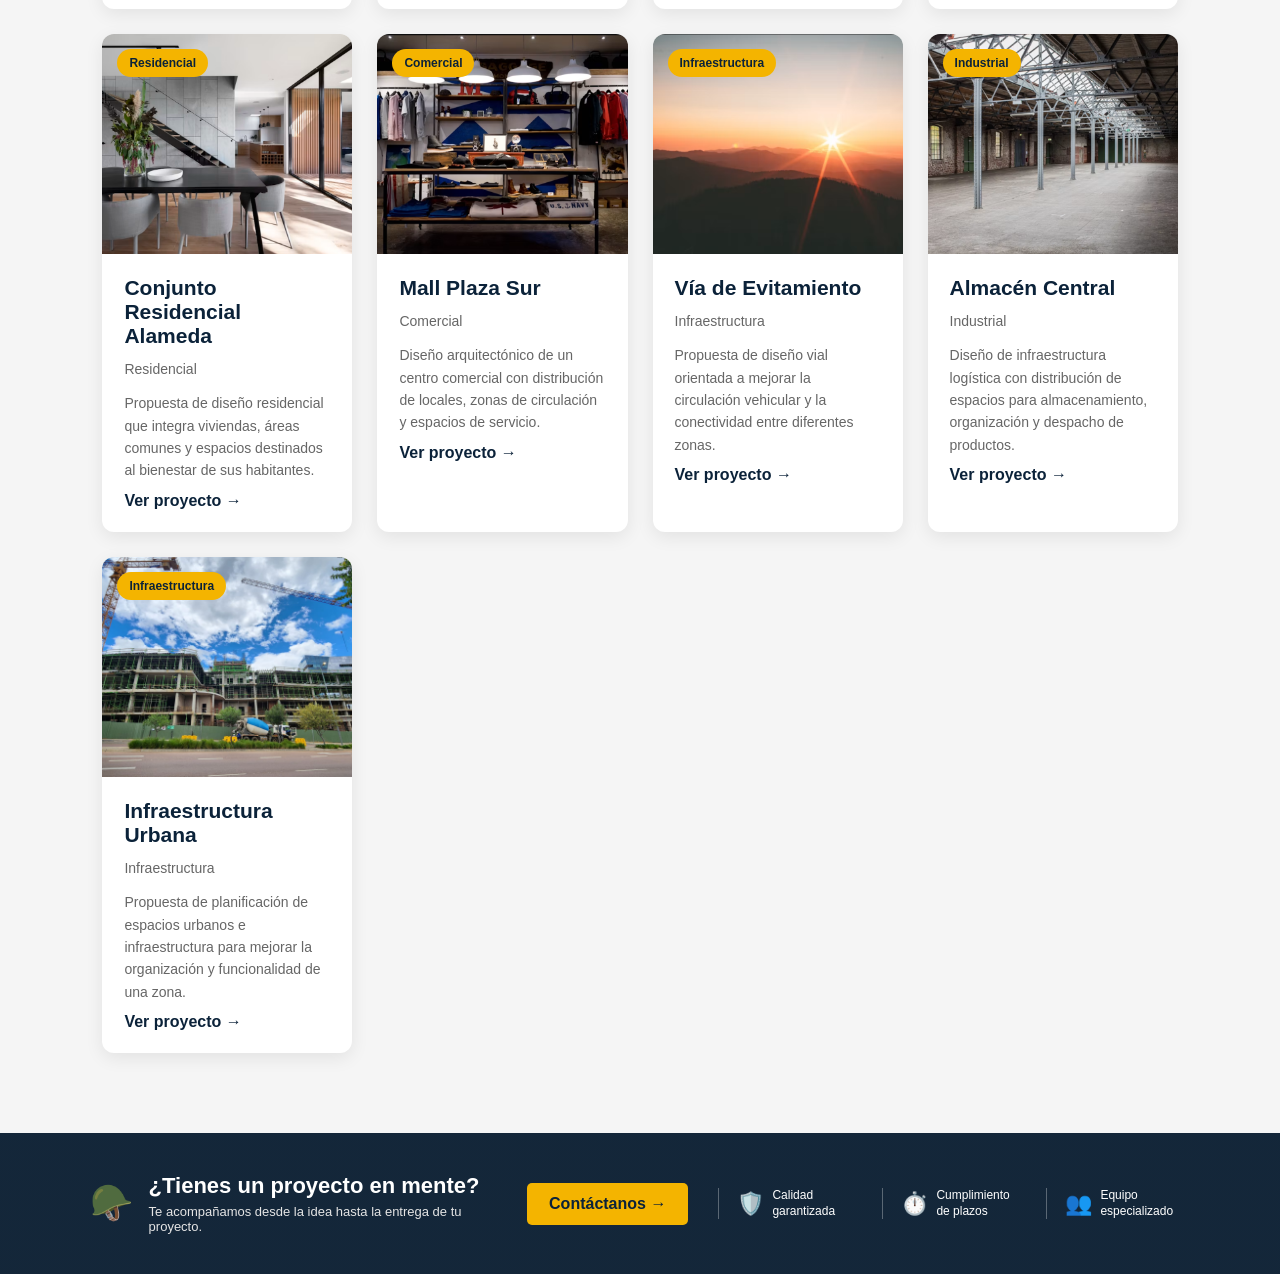
<file: proyectos.html>
<!DOCTYPE html>
<html lang="es">

<head>
    <meta charset="UTF-8">
    <meta name="viewport" content="width=device-width, initial-scale=1.0">

    <title>AeroEstructuras | Proyectos</title>

    <link rel="stylesheet" href="css/general.css">
    <link rel="stylesheet" href="css/proyectos.css">
    <link rel="stylesheet" href="https://cdnjs.cloudflare.com/ajax/libs/font-awesome/6.5.2/css/all.min.css">
</head>

<body>

    <!-- ENCABEZADO -->
<header class="encabezado">

    <div class="logo">
        <img src="img/logo-aeroestructuras.png" alt="Logo AeroEstructuras">
    </div>

    <nav class="menu">

        <a href="index.html"
           data-es="Inicio"
           data-en="Home">
            Inicio
        </a>

        <a href="nosotros.html"
           data-es="Nosotros"
           data-en="About Us">
            Nosotros
        </a>

        <a href="servicios.html"
           data-es="Servicios"
           data-en="Services">
            Servicios
        </a>

        <a href="proyectos.html"
           data-es="Proyectos"
           data-en="Projects">
            Proyectos
        </a>

        <a href="tienda.html"
        data-es="Tienda"
        data-en="Store">
        Tienda
         </a>

        <!-- SELECTOR DE IDIOMA -->
        <div class="selector-idioma">

            <button class="boton-idioma" id="botonIdioma">
                🌐
            </button>

            <div class="menu-idioma" id="menuIdioma">

                <button onclick="cambiarIdioma('es')">
                    🇪🇸 Español
                </button>

                <button onclick="cambiarIdioma('en')">
                    🇺🇸 English
                </button>

            </div>

        </div>

        <!-- BUSCADOR -->
        <div class="contenedor-busqueda">

    <button class="icono-menu" id="botonBuscar">
        🔍
    </button>

    <div class="buscador" id="buscador">

        <input
            type="text"
            id="campoBuscar"
            placeholder="Buscar..."
        >

        <button id="btnBuscar">
            Buscar
        </button>

       </div>

       </div>

        <!-- COTIZACIÓN -->
        <a href="contacto.html"
           class="boton-contactanos"
           data-es="Solicita una cotización"
           data-en="Request a Quote">
            Solicita una cotización
         </a>

       </nav>

       </header>

<!-- PISO 2 - PRESENTACIÓN DE PROYECTOS -->
<section class="proyectos-hero">

    <div class="contenido-proyectos-hero">

        <span
            class="etiqueta-proyectos"
            data-es="NUESTROS PROYECTOS"
            data-en="OUR PROJECTS">
            NUESTROS PROYECTOS
        </span>

        <div class="linea-amarilla"></div>

        <h1>
            <span
                data-es="Obras que construyen"
                data-en="Projects that build">
                Obras que construyen
            </span>

            <span
                class="texto-amarillo"
                data-es="un mejor mañana"
                data-en="a better tomorrow">
                un mejor mañana
            </span>
        </h1>

        <p
            data-es="Cada proyecto refleja nuestro compromiso con la calidad, la innovación y el bienestar de las personas. Conoce algunos de nuestros proyectos más destacados."
            data-en="Each project reflects our commitment to quality, innovation, and people's well-being. Discover some of our most outstanding projects.">
            Cada proyecto refleja nuestro compromiso con la calidad,
            la innovación y el bienestar de las personas. Conoce algunos
            de nuestros proyectos más destacados.
        </p>

    </div>

</section>

<!-- PISO 3 - GALERÍA DE PROYECTOS -->
<section class="galeria-proyectos">

    <div class="titulo-seccion">

    <h2
        data-es="Proyectos Destacados"
        data-en="Featured Projects">
        Proyectos Destacados
    </h2>

    <p
        data-es="Explora nuestros proyectos y encuentra diferentes soluciones de construcción, diseño e infraestructura."
        data-en="Explore our projects and discover different construction, design, and infrastructure solutions.">
        Explora nuestros proyectos y encuentra diferentes soluciones
        de construcción, diseño e infraestructura.
    </p>

     </div>


    <!-- FILTROS Y BUSCADOR -->

<div class="filtros-proyectos">

    <div class="botones-filtro">

    <button
        class="filtro activo"
        data-filtro="todos"
        data-es="Todos"
        data-en="All">
        Todos
    </button>

    <button
        class="filtro"
        data-filtro="residencial"
        data-es="Residenciales"
        data-en="Residential">
        Residenciales
    </button>

    <button
        class="filtro"
        data-filtro="comercial"
        data-es="Comerciales"
        data-en="Commercial">
        Comerciales
    </button>

    <button
        class="filtro"
        data-filtro="infraestructura"
        data-es="Infraestructura"
        data-en="Infrastructure">
        Infraestructura
    </button>

    <button
        class="filtro"
        data-filtro="industrial"
        data-es="Industriales"
        data-en="Industrial">
        Industriales
    </button>

      </div>

    <div class="buscador-proyectos">

        <input
       type="text"
        id="buscador"
        placeholder="Buscar proyecto..."
        data-placeholder-es="Buscar proyecto..."
        data-placeholder-en="Search project..."
>

        <button type="button" id="boton-buscar">
            🔍
        </button>

    </div>

</div>

    <!-- AQUÍ COLOCAREMOS LOS 9 PROYECTOS -->
<!-- CONTENEDOR DE PROYECTOS -->

<div class="contenedor-proyectos">

    <!-- PROYECTO 1 -->
    <div class="tarjeta-proyecto" data-categoria="residencial">

        <div class="imagen-proyecto">
            <img src="img/Edificio Corporativo.png"
                 alt="Edificio Los Olivos">

            <span
          class="categoria-proyecto"
        data-es="Residencial"
        data-en="Residential">
        Residencial
        </span>
        </div>

        <div class="contenido-proyecto">
            <h3>Edificio Los Olivos</h3>

            <p class="ubicacion-proyecto">
                📍 Lima, Perú
            </p>

            <p>
                Proyecto residencial de 12 pisos con áreas comunes,
                seguridad 24/7 y acabados de primera.
            </p>

            <a
    href="javascript:void(0)"
    class="ver-proyecto"
    data-es="Ver proyecto →"
    data-en="View project →">
    Ver proyecto →
</a>
        </div>

    </div>


    <!-- PROYECTO 2 -->
    <div class="tarjeta-proyecto" data-categoria="comercial">

        <div class="imagen-proyecto">
            <img src="img/Centro Empresarial Conecta.png"
                 alt="Centro Empresarial Connecta">

            <span
             class="categoria-proyecto"
            data-es="Comercial"
            data-en="Commercial">
           Comercial
          </span>
        </div>

        <div class="contenido-proyecto">
            <h3>Centro Empresarial Connecta</h3>

            <p class="ubicacion-proyecto">
                📍 San Isidro, Lima
            </p>

            <p>
                Moderno centro de oficinas con tecnología de punta,
                ubicación estratégica y amplios espacios.
            </p>

            <a
    href="javascript:void(0)"
    class="ver-proyecto"
    data-es="Ver proyecto →"
    data-en="View project →">
    Ver proyecto →
</a>
        </div>

    </div>


    <!-- PROYECTO 3 -->
    <div class="tarjeta-proyecto" data-categoria="infraestructura">

        <div class="imagen-proyecto">
            <img src="img/Puente San Rafael.png"
                 alt="Puente San Rafael">

            <span
            class="categoria-proyecto"
            data-es="Infraestructura"
            data-en="Infrastructure">
            Infraestructura
            </span>
        </div>

        <div class="contenido-proyecto">
            <h3>Puente San Rafael</h3>

            <p class="ubicacion-proyecto">
                📍 Junín, Perú
            </p>

            <p>
                Puente de 320 metros de longitud que mejora
                la conectividad de la región y su desarrollo económico.
            </p>

            <a
    href="javascript:void(0)"
    class="ver-proyecto"
    data-es="Ver proyecto →"
    data-en="View project →">
    Ver proyecto →
</a>
        </div>

    </div>


    <!-- PROYECTO 4 -->
    <div class="tarjeta-proyecto" data-categoria="industrial">

        <div class="imagen-proyecto">
            <img src="img/Planta Logistica del Norte.png"
                 alt="Planta Logística Norte">

            <span
             class="categoria-proyecto"
            data-es="Industrial"
            data-en="Industrial">
            Industrial
           </span>
        </div>

        <div class="contenido-proyecto">
            <h3>Planta Logística Norte</h3>

            <p class="ubicacion-proyecto">
                📍 Trujillo, Perú
            </p>

            <p>
                Centro logístico e industrial con altos estándares
                de seguridad y eficiencia operativa.
            </p>

            <a
            href="javascript:void(0)"
            class="ver-proyecto"
            data-es="Ver proyecto →"
            data-en="View project →">
            Ver proyecto →
           </a>
        </div>

    </div>


    <!-- PROYECTO 5 -->
    <div class="tarjeta-proyecto" data-categoria="residencial">

        <div class="imagen-proyecto">
            <img src="img/Conjunto residencial alameda.png"
                 alt="Conjunto Residencial Alameda">

            <span class="categoria-proyecto">
                Residencial
            </span>
        </div>

        <div class="contenido-proyecto">
            <h3>Conjunto Residencial Alameda</h3>

            <p class="ubicacion-proyecto">
                📍 Arequipa, Perú
            </p>

            <p>
                Viviendas modernas con áreas verdes, diseñadas
                para una mejor calidad de vida.
            </p>

            <a
           href="javascript:void(0)"
             class="ver-proyecto"
           data-es="Ver proyecto →"
         data-en="View project →">
           Ver proyecto →
         </a>
        </div>

    </div>


    <!-- PROYECTO 6 -->
    <div class="tarjeta-proyecto" data-categoria="comercial">

        <div class="imagen-proyecto">
            <img src="img/Mall Plaza Sur.png"
                 alt="Mall Plaza Sur">

            <span class="categoria-proyecto">
                Comercial
            </span>
        </div>

        <div class="contenido-proyecto">
            <h3>Mall Plaza Sur</h3>

            <p class="ubicacion-proyecto">
                📍 Ica, Perú
            </p>

            <p>
                Centro comercial con tiendas, restaurantes y espacios
                de entretenimiento.
            </p>

            <a
    href="javascript:void(0)"
    class="ver-proyecto"
    data-es="Ver proyecto →"
    data-en="View project →">
    Ver proyecto →
</a>
        </div>

    </div>


    <!-- PROYECTO 7 -->
    <div class="tarjeta-proyecto" data-categoria="infraestructura">

        <div class="imagen-proyecto">
            <img src="img/Via de evitamiento.png"
                 alt="Vía de Evitamiento">

            <span class="categoria-proyecto">
                Infraestructura
            </span>
        </div>

        <div class="contenido-proyecto">
            <h3>Vía de Evitamiento</h3>

            <p class="ubicacion-proyecto">
                📍 Lima, Perú
            </p>

            <p>
                Ampliación y mejora de la vía para un tránsito
                seguro y eficiente.
            </p>

            <a
    href="javascript:void(0)"
    class="ver-proyecto"
    data-es="Ver proyecto →"
    data-en="View project →">
    Ver proyecto →
</a>
        </div>

    </div>


    <!-- PROYECTO 8 -->
    <div class="tarjeta-proyecto" data-categoria="industrial">

        <div class="imagen-proyecto">
            <img src="img/Almacen Central.png"
                 alt="Almacén Central">

            <span class="categoria-proyecto">
                Industrial
            </span>
        </div>

        <div class="contenido-proyecto">
            <h3>Almacén Central</h3>

            <p class="ubicacion-proyecto">
                📍 Chiclayo, Perú
            </p>

            <p>
                Infraestructura industrial para el almacenamiento
                y distribución de productos.
            </p>

            <a
    href="javascript:void(0)"
    class="ver-proyecto"
    data-es="Ver proyecto →"
    data-en="View project →">
    Ver proyecto →
</a>
        </div>

    </div>


    <!-- PROYECTO 9 -->
    <div class="tarjeta-proyecto" data-categoria="infraestructura">

        <div class="imagen-proyecto">
            <img src="https://www.node-group.co.za/sitepad-data/uploads/2026/02/INDUS-MM.jpeg"
                 alt="Infraestructura Urbana">

            <span class="categoria-proyecto">
                Infraestructura
            </span>
        </div>

        <div class="contenido-proyecto">
            <h3>Infraestructura Urbana</h3>

            <p class="ubicacion-proyecto">
                📍 Lima, Perú
            </p>

            <p>
                Desarrollo de soluciones de infraestructura orientadas
                a mejorar la funcionalidad y el uso de los espacios.
            </p>

            <a
    href="javascript:void(0)"
    class="ver-proyecto"
    data-es="Ver proyecto →"
    data-en="View project →">
    Ver proyecto →
</a>
        </div>
    </div>
</section>
<!-- MODAL DE PROYECTO -->

<div id="modal-proyecto" class="modal-proyecto">

    <div class="contenido-modal">

        <button id="cerrar-modal" class="cerrar-modal">
            ×
        </button>

        <h2 id="titulo-modal">
            Proyecto
        </h2>

        <p id="ubicacion-modal"></p>

        <p id="descripcion-modal"></p>

    </div>

</div>
<!-- CTA DEL PIE DE PÁGINA -->

<section class="cta-footer">

    <div class="cta-contenido">

        <div class="cta-texto">

            <div class="cta-icono">
                🪖
            </div>

            <div>
                <h2
    data-es="¿Tienes un proyecto en mente?"
    data-en="Do you have a project in mind?">
    ¿Tienes un proyecto en mente?
</h2>

<p
    data-es="Te acompañamos desde la idea hasta la entrega de tu proyecto."
    data-en="We support you from the initial idea to the completion of your project.">
    Te acompañamos desde la idea hasta la entrega
    de tu proyecto.
</p>
            </div>

        </div>

       <a
    href="contacto.html"
    class="cta-boton"
    data-es="Contáctanos →"
    data-en="Contact us →">
    Contáctanos →
      </a>

        <div class="cta-caracteristicas">

            <div class="cta-caracteristica">
                <span>🛡️</span>
                <p
    data-es="Calidad garantizada"
    data-en="Guaranteed quality">
    Calidad garantizada
     </p>
            </div>

            <div class="cta-caracteristica">
                <span>⏱️</span>
                <p
    data-es="Cumplimiento de plazos"
    data-en="On-time delivery">
    Cumplimiento de plazos
</p>
            </div>

            <div class="cta-caracteristica">
                <span>👥</span>
                <p
    data-es="Equipo especializado"
    data-en="Specialized team">
    Equipo especializado
</p>
            </div>

        </div>

    </div>

</section>

<script src="js/catalogo.js"></script>
<script src="js/script.js"></script>
</body>
</html>
</file>
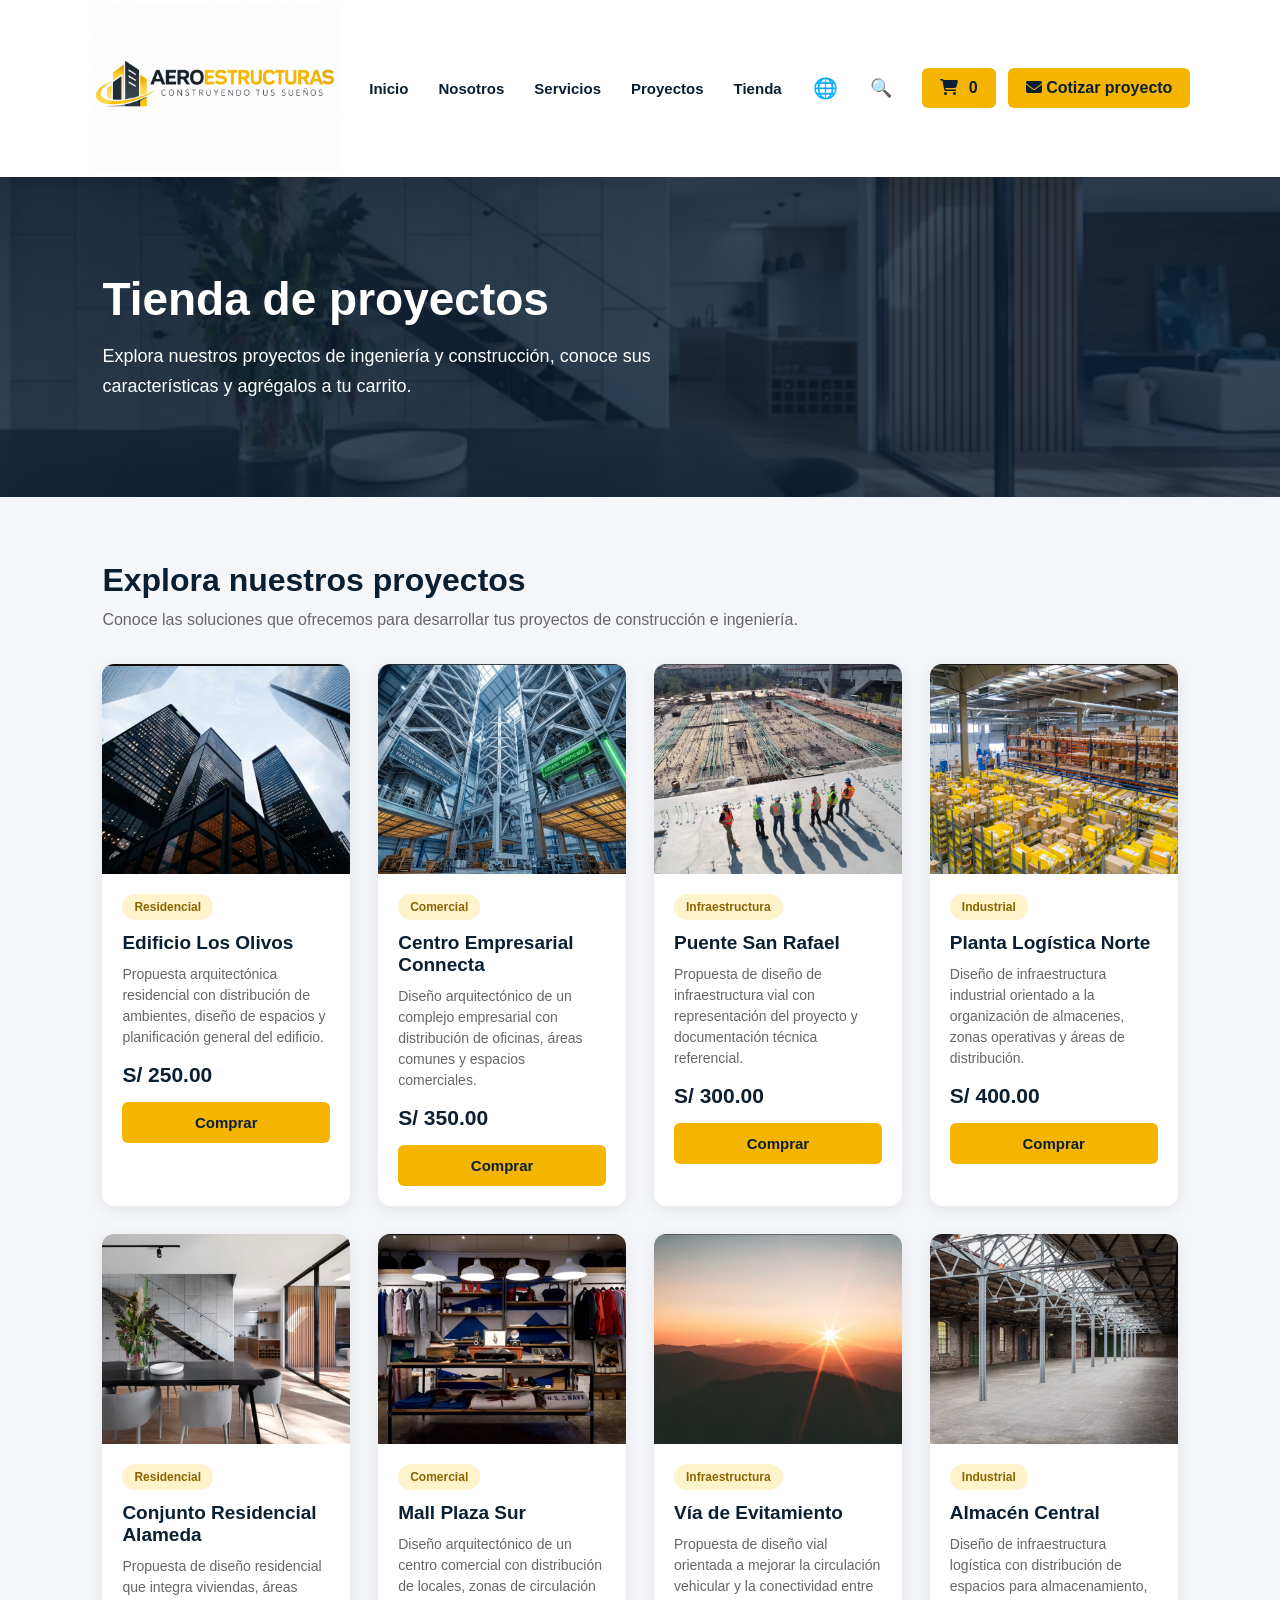
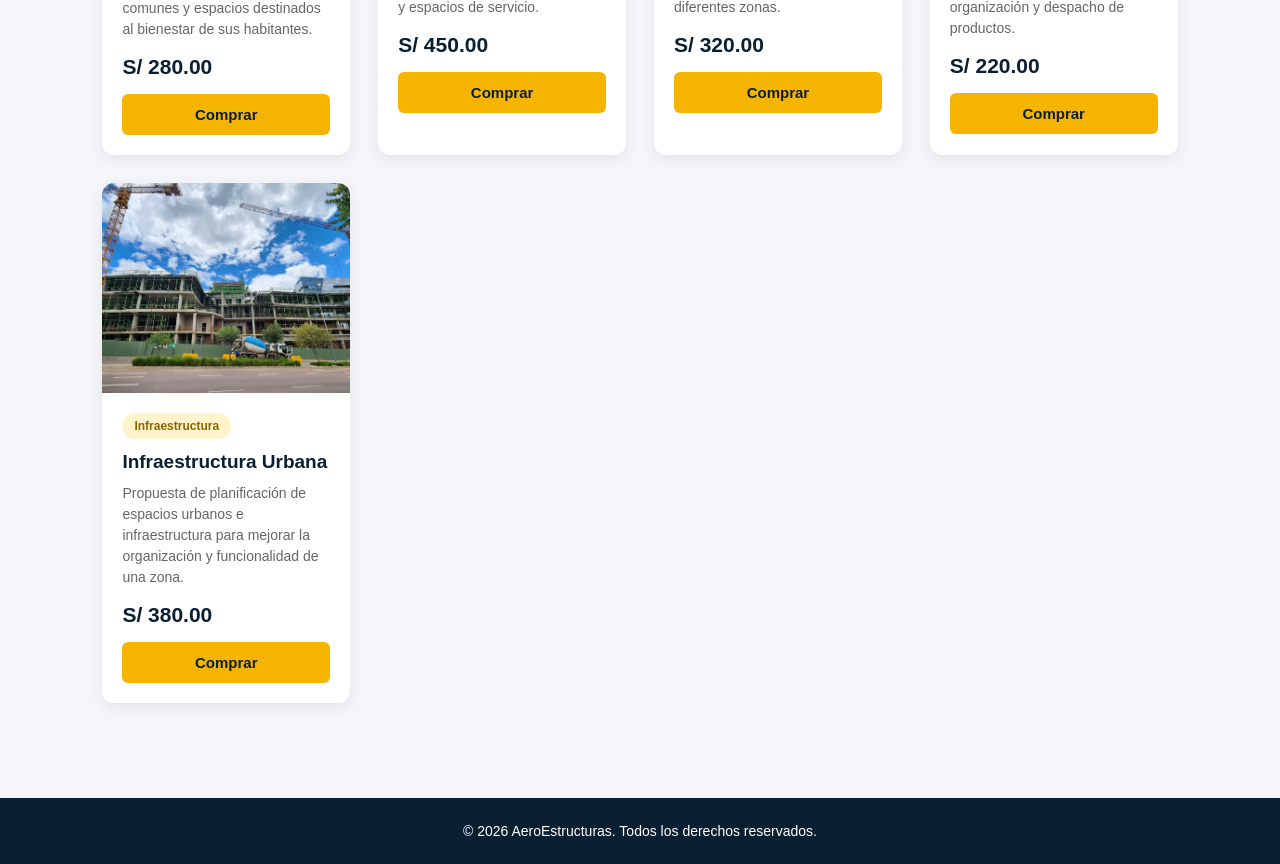
<file: tienda.html>
<!DOCTYPE html>
<html lang="es">

<head>
    <meta charset="UTF-8">
    <meta name="viewport" content="width=device-width, initial-scale=1.0">

    <title>Tienda de servicios | AeroEstructuras</title>

    <!-- ESTILOS -->
    <link rel="stylesheet" href="css/general.css">
    <link rel="stylesheet" href="css/tienda.css">

    <!-- ICONOS -->
    <link rel="stylesheet" href="https://cdnjs.cloudflare.com/ajax/libs/font-awesome/6.5.2/css/all.min.css">
</head>

<body>

    <!-- ENCABEZADO -->
    <header class="encabezado">

        <div class="logo">
            <a href="index.html">
                <img src="img/logo-aeroestructuras.png" alt="AeroEstructuras">
            </a>
        </div>

        <nav class="menu">

            <a href="index.html" data-es="Inicio" data-en="Home">Inicio</a>

            <a href="nosotros.html" data-es="Nosotros" data-en="About Us">Nosotros</a>

            <a href="servicios.html" data-es="Servicios" data-en="Services">Servicios</a>

            <a href="proyectos.html" data-es="Proyectos" data-en="Projects">Proyectos</a>

            <a href="tienda.html" class="activo" data-es="Tienda" data-en="Store">Tienda</a>

            <!-- SELECTOR DE IDIOMA -->
            <div class="selector-idioma">

                <button class="boton-idioma" id="botonIdioma" type="button">
                    🌐
                </button>

                <div class="menu-idioma" id="menuIdioma">

                    <button type="button" onclick="cambiarIdioma('es')">
                        🇪🇸 Español
                    </button>

                    <button type="button" onclick="cambiarIdioma('en')">
                        🇺🇸 English
                    </button>

                </div>

            </div>

            <!-- BUSCADOR -->
            <div class="contenedor-busqueda">

                <button class="icono-menu" id="botonBuscar" type="button">
                    🔍
                </button>

                <div class="buscador" id="buscador">

                    <input
                        type="text"
                        id="campoBuscar"
                        placeholder="Buscar..."
                    >

                    <button id="btnBuscar" type="button">
                        Buscar
                    </button>

                </div>

            </div>

        </nav>

        <!-- ACCIONES DE TIENDA -->
        <div class="acciones-tienda">

            <button class="btn-carrito" id="abrir-carrito" type="button">
                <i class="fa-solid fa-cart-shopping"></i>
                <span id="contador-carrito">0</span>
            </button>

            <a href="contacto.html" class="btn-contacto">
                <i class="fa-solid fa-envelope"></i>
                <span data-es="Cotizar proyecto" data-en="Request a Quote">
                    Cotizar proyecto
                </span>
            </a>

        </div>

    </header>


    <!-- CONTENIDO PRINCIPAL -->
    <main>

        <!-- PRESENTACIÓN -->
        <section class="tienda-hero">

            <div>

                <h1
                    data-es="Tienda de proyectos"
                    data-en="Project Store">
                    Tienda de proyectos
                </h1>

                <p
                    data-es="Explora nuestros proyectos de ingeniería y construcción, conoce sus características y agrégalos a tu carrito."
                    data-en="Explore our engineering and construction projects, learn about their features, and add them to your cart.">
                    Explora nuestros proyectos de ingeniería y construcción,
                    conoce sus características y agrégalos a tu carrito.
                </p>

            </div>

        </section>


        <!-- CATÁLOGO -->
        <section class="catalogo-tienda">

            <h2
                data-es="Explora nuestros proyectos"
                data-en="Explore our projects">
                Explora nuestros proyectos
            </h2>

            <p
                data-es="Conoce las soluciones que ofrecemos para desarrollar tus proyectos de construcción e ingeniería."
                data-en="Discover the solutions we offer for your construction and engineering projects.">
                Conoce las soluciones que ofrecemos para desarrollar
                tus proyectos de construcción e ingeniería.
            </p>

            <div id="lista-productos" class="lista-productos">
                <!-- Los proyectos aparecerán mediante JavaScript -->
            </div>

        </section>


        <!-- VENTANA DEL CARRITO -->
        <section class="carrito-contenedor" id="ventana-carrito">

            <div class="carrito-contenido">

                <div class="carrito-encabezado">

                    <h2
                        data-es="Mi carrito de compras"
                        data-en="My Shopping Cart">
                        Mi carrito de compras
                    </h2>

                    <button id="cerrar-carrito" type="button">
                        <i class="fa-solid fa-xmark"></i>
                    </button>

                </div>

                <div id="lista-carrito">
                    <p
                        data-es="Tu carrito está vacío."
                        data-en="Your cart is empty.">
                        Tu carrito está vacío.
                    </p>
                </div>

                <div class="carrito-total">

                    <h3>
                        <span data-es="Total:" data-en="Total:">Total:</span>
                        S/ <span id="total-carrito">0.00</span>
                    </h3>

                    <button
                        id="finalizar-compra"
                        type="button"
                        data-es="Continuar con la compra"
                        data-en="Continue to Checkout">
                        Continuar con la compra
                    </button>

                </div>

            </div>

        </section>


        <!-- FORMULARIO DE COMPRA -->
        <section class="formulario-compra" id="formulario-compra">

            <div class="formulario-contenido">

                <div class="formulario-encabezado">

                    <h2
                        data-es="Datos del comprador"
                        data-en="Customer Information">
                        Datos del comprador
                    </h2>

                    <button id="cerrar-formulario" type="button">
                        <i class="fa-solid fa-xmark"></i>
                    </button>

                </div>

                <form id="formulario-cliente">

                    <label
                        for="nombre-cliente"
                        data-es="Nombre completo"
                        data-en="Full Name">
                        Nombre completo
                    </label>

                    <input
                        type="text"
                        id="nombre-cliente"
                        required
                        placeholder="Ingresa tu nombre"
                    >

                    <label
                        for="correo-cliente"
                        data-es="Correo electrónico"
                        data-en="Email Address">
                        Correo electrónico
                    </label>

                    <input
                        type="email"
                        id="correo-cliente"
                        required
                        placeholder="ejemplo@correo.com"
                    >

                    <label
                        for="telefono-cliente"
                        data-es="Teléfono"
                        data-en="Phone Number">
                        Teléfono
                    </label>

                    <input
                        type="tel"
                        id="telefono-cliente"
                        required
                        placeholder="Ingresa tu teléfono"
                    >

                    <button
                        type="submit"
                        id="confirmar-compra"
                        data-es="Confirmar pedido"
                        data-en="Confirm Order">
                        Confirmar pedido
                    </button>

                </form>

            </div>

        </section>

    </main>


    <!-- PIE DE PÁGINA -->
    <footer class="pie-tienda">

        <p
            data-es="© 2026 AeroEstructuras. Todos los derechos reservados."
            data-en="© 2026 AeroEstructuras. All rights reserved.">
            © 2026 AeroEstructuras. Todos los derechos reservados.
        </p>

    </footer>


    <!-- JAVASCRIPT -->
    <script src="js/catalogo.js"></script>
    <script src="js/script.js"></script>
    <script src="js/tienda.js"></script>

</body>

</html>
</file>
<file: css/general.css>
/* ============================= */
/* CONFIGURACIÓN GENERAL */
/* ============================= */

* {
    margin: 0;
    padding: 0;
    box-sizing: border-box;
}

html {
    scroll-behavior: smooth;
}

body {
    font-family: Arial, sans-serif;
    color: #222;
    background-color: white;
}


/* ============================= */
/* ENCABEZADO */
/* ============================= */

.encabezado {
    background-color: white;
    color: #0b1f33;
    padding: 5px 7%;
    display: flex;
    justify-content: space-between;
    align-items: center;
    position: sticky;
    top: 0;
    z-index: 1000;
    box-shadow: 0 2px 10px rgba(0, 0, 0, 0.08);
    min-height: 70px;
}

.logo {
    font-size: 28px;
    font-weight: bold;
    letter-spacing: 0.5px;
    color: #0b1f33;
    cursor: pointer;
}

.logo span {
    color: #f4b400;
}

.logo img {
    width: 250px;
    height: auto;
    max-width: none;
    max-height: none;
    display: block;
}

.logo:hover {
    transform: scale(1.05);
}

.menu {
    display: flex;
    align-items: center;
    gap: 22px;
}

.menu a {
    color: #0b1f33;
    text-decoration: none;
    font-size: 15px;
    font-weight: bold;
    padding: 8px 4px;
    transition: color 0.3s ease;
}

.menu a:hover {
    color: #f4b400;
    transform: none;
}

.menu .icono-menu {
    font-size: 18px;
    padding: 5px;
}

.menu .boton-contactanos {
    background-color: #f4b400;
    color: #111;
    padding: 12px 22px;
    border-radius: 5px;
    transition: all 0.3s ease;
}

.menu .boton-contactanos:hover {
    background-color: #0b1f33;
    color: white;
}


/* ============================= */
/* BOTONES */
/* ============================= */

.boton {
    display: inline-block;
    background-color: #f4b400;
    color: #111;
    padding: 14px 28px;
    text-decoration: none;
    font-weight: bold;
    border-radius: 5px;
}

.boton:hover {
    background-color: #ffffff;
}


/* ============================= */
/* ANIMACIÓN */
/* ============================= */

@keyframes aparecer {
    from {
        opacity: 0;
        transform: translateY(20px);
    }

    to {
        opacity: 1;
        transform: translateY(0);
    }
}


/* ============================= */
/* TÍTULOS DE SECCIÓN */
/* ============================= */

.titulo-seccion {
    text-align: center;
    max-width: 900px;
    margin: 0 auto 50px;
    padding: 35px 40px;
    background-color: #ffffff;
    border-radius: 12px;
    box-shadow: 0 8px 25px rgba(0, 0, 0, 0.08);
    border-top: 5px solid #e6a400;
}

.titulo-seccion h2 {
    margin: 0 0 15px;
    color: #0b1f33;
    font-size: 40px;
    font-weight: 700;
}

.titulo-seccion p {
    max-width: 720px;
    margin: 0 auto;
    color: #666;
    font-size: 17px;
    line-height: 1.7;
}


/* ============================= */
/* SELECTOR DE IDIOMA */
/* ============================= */

.selector-idioma {
    position: relative;
    display: flex;
    align-items: center;
}

.boton-idioma {
    background: none;
    border: none;
    font-size: 20px;
    cursor: pointer;
    padding: 5px;
}

.menu-idioma {
    display: none;
    position: absolute;
    top: 38px;
    right: 0;
    width: 140px;
    background-color: white;
    border-radius: 6px;
    box-shadow: 0 5px 15px rgba(0, 0, 0, 0.15);
    padding: 6px;
    z-index: 1000;
}

.menu-idioma button {
    display: block;
    width: 100%;
    padding: 10px;
    border: none;
    background-color: white;
    text-align: left;
    cursor: pointer;
    font-size: 14px;
}

.menu-idioma button:hover {
    background-color: #f2f2f2;
}


/* ============================= */
/* BUSCADOR */
/* ============================= */

.contenedor-busqueda {
    position: relative;
    display: flex;
    align-items: center;
}

.icono-menu {
    background: none;
    border: none;
    cursor: pointer;
    font-size: 20px;
    text-decoration: none;
}

.buscador {
    display: none;
    position: absolute;
    top: 42px;
    right: 0;
    width: 300px;
    padding: 10px;
    background-color: white;
    box-shadow: 0 5px 15px rgba(0, 0, 0, 0.15);
    border-radius: 5px;
    z-index: 1000;
}

.buscador input {
    width: 180px;
    padding: 10px;
    border: 1px solid #ddd;
    border-radius: 4px;
    outline: none;
}

.buscador input:focus {
    border-color: #e6a400;
}

.buscador button {
    padding: 10px 14px;
    margin-left: 5px;
    border: none;
    background-color: #e6a400;
    color: white;
    font-weight: bold;
    border-radius: 4px;
    cursor: pointer;
}


/* ============================= */
/* REDES SOCIALES */
/* ============================= */

.redes-sociales {
    display: flex;
    gap: 12px;
    margin-top: 15px;
}

.redes-sociales a {
    width: 42px;
    height: 42px;
    display: flex;
    align-items: center;
    justify-content: center;
    background-color: #0b1f33;
    color: white;
    border-radius: 50%;
    text-decoration: none;
    font-size: 21px;
    font-weight: bold;
    transition: .3s;
}

.redes-sociales a:hover {
    background-color: #f4b400;
    color: #0b1f33;
    transform: translateY(-3px);
}

.redes-sociales span {
    display: flex;
    align-items: center;
    justify-content: center;
}


/* ============================= */
/* FOOTER GENERAL */
/* ============================= */

.pie-pagina {
    background-color: #1c1c1c;
    color: white;
    padding: 60px 8%;
    display: grid;
    grid-template-columns: repeat(4, 1fr);
    gap: 40px;
    align-items: start;
}

.columna-footer {
    display: flex;
    flex-direction: column;
}

.columna-footer h3 {
    font-size: 20px;
    margin-bottom: 20px;
}

.columna-footer a {
    color: #cccccc;
    text-decoration: none;
    margin-bottom: 12px;
    transition: color .3s ease;
}

.columna-footer a:hover {
    color: #f4b400;
}

.columna-footer p {
    color: #cccccc;
    margin: 0 0 12px;
    line-height: 1.5;
}


/* ============================= */
/* RESPONSIVE GENERAL */
/* ============================= */

@media (max-width: 768px) {

    .encabezado {
        padding: 15px 20px;
        flex-direction: column;
        gap: 15px;
    }

    .menu {
        gap: 15px;
        flex-wrap: wrap;
        justify-content: center;
    }

    .menu a {
        font-size: 14px;
    }

    .pie-pagina {
        grid-template-columns: 1fr;
        padding: 40px 20px;
    }
}
</file>
<file: css/index.css>
/* ============================= */
/* PÁGINA INICIO */
/* ============================= */

.inicio {
    min-height: 600px;

    background:
        linear-gradient(
            rgba(0, 20, 40, 0.55),
            rgba(0, 20, 40, 0.55)
        ),
        url("../img/Nuestros inicios.png");

    background-size: cover;
    background-position: center;

    display: flex;
    align-items: center;
    justify-content: center;

    text-align: center;
    color: white;
}

.contenido-inicio {
    width: 100%;
    max-width: 1200px;
    padding: 40px 0;
    text-align: left;
}

.contenido-inicio h1 {
    font-size: 58px;
    line-height: 1.1;
    margin-bottom: 20px;
    font-weight: 700;
    animation: aparecer 1s ease;
}

.contenido-inicio h1 span {
    display: block;
    color: #f4b400;
}

.contenido-inicio p {
    display: block;
    width: 100%;
    max-width: 650px;
    font-size: 20px;
    line-height: 1.6;
    margin-bottom: 0;
    animation: aparecer 1.3s ease;
}


/* BOTONES DEL INICIO */

.botones-inicio {
    display: flex;
    flex-direction: row;
    justify-content: flex-start;
    align-items: center;
    gap: 15px;
    width: 100%;
    margin-top: 25px;
    clear: both;
}

.botones-inicio .boton {
    display: inline-block;
    padding: 14px 28px;
    background-color: #e6a400;
    color: white;
    text-decoration: none;
    font-weight: bold;
    border-radius: 4px;
    transition: 0.3s;
    animation: aparecer 1.6s ease;
}

.botones-inicio .boton:hover {
    background-color: #c98f00;
}

.botones-inicio .boton-secundario {
    background-color: transparent;
    border: 2px solid white;
}

.botones-inicio .boton-secundario:hover {
    background-color: white;
    color: #0b1f33;
}


/* ============================= */
/* FRANJA DE BENEFICIOS */
/* ============================= */

.beneficios {
    display: grid;
    grid-template-columns: repeat(4, 1fr);
    background-color: #ffffff;
    padding: 35px 8%;
    border-bottom: 1px solid #e5e5e5;
}

.beneficio {
    display: flex;
    align-items: center;
    gap: 15px;
    padding: 10px 25px;
    border-right: 1px solid #e5e5e5;
}

.beneficio:last-child {
    border-right: none;
}

.icono-beneficio {
    min-width: 48px;
    height: 48px;
    border-radius: 50%;
    background-color: #e6a400;
    color: white;
    display: flex;
    align-items: center;
    justify-content: center;
    font-size: 22px;
    font-weight: bold;
}

.beneficio h3 {
    margin: 0 0 5px;
    color: #0b1f3a;
    font-size: 16px;
}

.beneficio p {
    margin: 0;
    color: #666;
    font-size: 13px;
    line-height: 1.4;
}


/* ============================= */
/* PROYECTOS DESTACADOS */
/* ============================= */

.proyectos-destacados {
    padding: 85px 8%;
    background-color: #f7f8fa;
}

.contenedor-proyectos {
    display: grid;
    grid-template-columns: repeat(3, 1fr);
    gap: 30px;
}

.proyecto {
    background-color: white;
    border-radius: 8px;
    overflow: hidden;
    box-shadow: 0 5px 20px rgba(0, 0, 0, 0.08);
    transition: transform 0.3s ease, box-shadow 0.3s ease;
}

.proyecto:hover {
    transform: translateY(-8px);
    box-shadow: 0 10px 25px rgba(0, 0, 0, 0.14);
}

.proyecto img {
    width: 100%;
    height: 220px;
    object-fit: cover;
    display: block;
}

.contenido-proyecto {
    padding: 25px;
}

.contenido-proyecto h3 {
    color: #0b1f3a;
    font-size: 21px;
    margin-bottom: 10px;
}

.contenido-proyecto p {
    color: #666;
    line-height: 1.6;
    font-size: 15px;
}

.boton-proyectos {
    text-align: center;
    margin-top: 45px;
}


/* ============================= */
/* RESPONSIVE INICIO */
/* ============================= */

@media (max-width: 768px) {

    .inicio {
        min-height: 600px;
    }

    .contenido-inicio h1 {
        font-size: 38px;
    }

    .contenido-inicio p {
        font-size: 17px;
    }

    .botones-inicio {
        flex-wrap: wrap;
    }

    .beneficios {
        grid-template-columns: 1fr;
    }

    .beneficio {
        border-right: none;
        border-bottom: 1px solid #e5e5e5;
    }

    .contenedor-proyectos {
        grid-template-columns: 1fr;
    }
}
</file>
<file: css/admin.css>
/* ============================= */
/* ADMINISTRACIÓN AEROESTRUCTURAS */
/* ============================= */

* {
    margin: 0;
    padding: 0;
    box-sizing: border-box;
}

body {
    font-family: Arial, sans-serif;
    background: #f3f5f8;
    color: #263445;
}

.admin-contenedor {
    display: flex;
    min-height: 100vh;
}

/* MENU LATERAL */

.menu-admin {
    width: 260px;
    min-height: 100vh;
    background: #0b1f33;
    color: white;
    padding: 25px 18px;
    display: flex;
    flex-direction: column;
}

.marca-admin {
    display: flex;
    align-items: center;
    gap: 12px;
    padding: 5px 5px 35px;
}

.marca-admin img {
    width: 48px;
    height: 48px;
    object-fit: contain;
    background: white;
    border-radius: 10px;
    padding: 4px;
}

.marca-admin h2 {
    font-size: 16px;
    margin-bottom: 5px;
}

.marca-admin span {
    font-size: 12px;
    color: #b7c5d3;
}

.titulo-menu {
    color: #8295a9;
    font-size: 11px;
    font-weight: bold;
    letter-spacing: 1px;
    margin: 10px 10px 15px;
}

.navegacion-admin {
    display: flex;
    flex-direction: column;
    gap: 8px;
}

.navegacion-admin a {
    display: flex;
    align-items: center;
    gap: 13px;
    padding: 14px 13px;
    border-radius: 8px;
    color: #d2dce6;
    text-decoration: none;
    font-size: 14px;
    transition: 0.2s;
}

.navegacion-admin a i {
    width: 20px;
    text-align: center;
}

.navegacion-admin a:hover,
.navegacion-admin a.activo {
    background: #f4b400;
    color: #0b1f33;
    font-weight: bold;
}

/* USUARIO */

.admin-inferior {
    margin-top: auto;
    padding-top: 30px;
}

.usuario-admin {
    display: flex;
    align-items: center;
    gap: 12px;
    border-top: 1px solid #294057;
    padding: 20px 5px;
}

.avatar-admin {
    width: 40px;
    height: 40px;
    background: #f4b400;
    color: #0b1f33;
    border-radius: 50%;
    display: flex;
    justify-content: center;
    align-items: center;
    font-weight: bold;
}

.usuario-admin strong {
    display: block;
    font-size: 13px;
}

.usuario-admin span {
    font-size: 11px;
    color: #aab8c6;
}

.salir-admin {
    display: block;
    color: #d2dce6;
    text-decoration: none;
    padding: 12px 5px;
    font-size: 13px;
}

.salir-admin i {
    margin-right: 8px;
}

/* CONTENIDO */

.contenido-admin {
    flex: 1;
    padding: 35px 40px;
    min-width: 0;
}

.encabezado-admin {
    display: flex;
    justify-content: space-between;
    align-items: center;
    gap: 20px;
    margin-bottom: 35px;
}

.subtitulo-admin {
    color: #d99e00;
    font-size: 11px;
    font-weight: bold;
    letter-spacing: 1.5px;
}

.encabezado-admin h1 {
    color: #0b1f33;
    font-size: 30px;
    margin: 8px 0;
}

.encabezado-admin p {
    color: #778494;
    font-size: 14px;
}

.fecha-admin {
    background: white;
    padding: 13px 17px;
    border-radius: 9px;
    box-shadow: 0 3px 12px #0b1f3310;
    color: #536273;
    font-size: 13px;
}

.fecha-admin i {
    color: #d99e00;
    margin-right: 7px;
}

/* ESTADÍSTICAS */

.estadisticas-admin {
    display: grid;
    grid-template-columns: repeat(3, 1fr);
    gap: 20px;
    margin-bottom: 40px;
}

.tarjeta-estadistica {
    background: white;
    padding: 23px;
    border-radius: 12px;
    display: flex;
    align-items: center;
    gap: 17px;
    box-shadow: 0 3px 15px #0b1f330b;
}

.icono-estadistica {
    width: 52px;
    height: 52px;
    border-radius: 12px;
    display: flex;
    justify-content: center;
    align-items: center;
    font-size: 20px;
}

.naranja {
    background: #fff2d2;
    color: #d99e00;
}

.azul {
    background: #e5effa;
    color: #2871b9;
}

.verde {
    background: #e4f5ec;
    color: #23965d;
}

.tarjeta-estadistica span {
    color: #758394;
    font-size: 12px;
}

.tarjeta-estadistica h2 {
    color: #0b1f33;
    font-size: 26px;
    margin: 5px 0;
}

.tarjeta-estadistica small {
    color: #a0aab5;
    font-size: 11px;
}

/* SECCIONES */

.seccion-admin {
    margin-bottom: 35px;
    scroll-margin-top: 25px;
}

.titulo-seccion-admin {
    display: flex;
    justify-content: space-between;
    align-items: center;
    margin-bottom: 18px;
}

.titulo-seccion-admin h2 {
    color: #0b1f33;
    font-size: 19px;
    margin-bottom: 6px;
}

.titulo-seccion-admin p {
    color: #8793a1;
    font-size: 13px;
}

/* MÓDULOS */

.modulos-admin {
    display: grid;
    grid-template-columns: repeat(3, 1fr);
    gap: 20px;
}

.modulo-admin {
    background: white;
    padding: 25px;
    border-radius: 12px;
    text-decoration: none;
    color: inherit;
    box-shadow: 0 3px 15px #0b1f330b;
    transition: 0.25s;
}

.modulo-admin:hover {
    transform: translateY(-5px);
    box-shadow: 0 8px 22px #0b1f3318;
}

.icono-modulo {
    width: 45px;
    height: 45px;
    background: #fff4d9;
    color: #d99e00;
    border-radius: 10px;
    display: flex;
    justify-content: center;
    align-items: center;
    font-size: 19px;
    margin-bottom: 18px;
}

.modulo-admin h3 {
    color: #0b1f33;
    font-size: 16px;
    margin-bottom: 10px;
}

.modulo-admin p {
    color: #7d8997;
    font-size: 13px;
    line-height: 1.6;
    min-height: 42px;
}

.modulo-admin span {
    display: inline-block;
    margin-top: 17px;
    color: #c28d00;
    font-size: 12px;
    font-weight: bold;
}

.modulo-admin span i {
    margin-left: 5px;
}

/* TABLAS VACÍAS */

.tabla-vacia {
    background: white;
    border-radius: 12px;
    padding: 40px 20px;
    text-align: center;
    box-shadow: 0 3px 15px #0b1f330b;
}

.tabla-vacia > i {
    font-size: 35px;
    color: #d6a323;
    margin-bottom: 15px;
}

.tabla-vacia h3 {
    color: #0b1f33;
    font-size: 16px;
    margin-bottom: 9px;
}

.tabla-vacia p {
    color: #8793a1;
    font-size: 13px;
    line-height: 1.6;
}

/* FOOTER */

.footer-admin {
    text-align: center;
    color: #929eaa;
    font-size: 12px;
    padding: 25px 10px 5px;
    border-top: 1px solid #e0e5eb;
}

/* RESPONSIVE */

@media (max-width: 1000px) {

    .estadisticas-admin {
        grid-template-columns: 1fr;
    }

    .modulos-admin {
        grid-template-columns: 1fr;
    }

}

@media (max-width: 700px) {

    .admin-contenedor {
        flex-direction: column;
    }

    .menu-admin {
        width: 100%;
        min-height: auto;
    }

    .admin-inferior {
        margin-top: 15px;
    }

    .contenido-admin {
        padding: 25px 18px;
    }

    .encabezado-admin {
        flex-direction: column;
        align-items: flex-start;
    }

    .encabezado-admin h1 {
        font-size: 25px;
    }

}

/* =====================================
   TABLA DE PEDIDOS
===================================== */

.tabla-pedidos-contenedor {
    width: 100%;
    overflow-x: auto;
    background: #ffffff;
    border-radius: 12px;
    border: 1px solid #e8edf2;
    margin-top: 20px;
}

.tabla-pedidos {
    width: 100%;
    border-collapse: collapse;
    min-width: 850px;
    font-size: 13px;
}

.tabla-pedidos th {
    background: #0b1f33;
    color: #ffffff;
    padding: 16px 12px;
    text-align: left;
    white-space: nowrap;
}

.tabla-pedidos td {
    padding: 15px 12px;
    border-bottom: 1px solid #edf0f3;
    color: #465365;
    vertical-align: middle;
    line-height: 1.7;
}

.tabla-pedidos tbody tr:hover {
    background: #fffaf0;
}

.tabla-pedidos td:first-child {
    font-weight: 700;
    color: #0b1f33;
}

.tabla-pedidos td:nth-child(2) {
    min-width: 190px;
}

.tabla-pedidos td:nth-child(3) {
    min-width: 220px;
}

.estado-pedido {
    width: 135px;
    padding: 9px 10px;
    border: 1px solid #dce2e8;
    border-radius: 7px;
    background: #ffffff;
    color: #0b1f33;
    font-size: 12px;
    font-weight: 600;
    cursor: pointer;
    outline: none;
}

.estado-pedido:focus {
    border-color: #f4b400;
}

.tabla-pedidos td:nth-child(5) {
    font-weight: 700;
    color: #0b1f33;
    white-space: nowrap;
}

/* =====================================
   GESTIÓN DE PROYECTOS
===================================== */

.formulario-proyecto-admin,
.tabla-proyectos-contenedor {
    background: #ffffff;
    padding: 25px;
    border-radius: 12px;
    border: 1px solid #e8edf2;
    margin-bottom: 22px;
}

.formulario-proyecto-admin h3 {
    color: #0b1f33;
    font-size: 16px;
    margin-bottom: 22px;
}

.campos-proyecto-admin {
    display: grid;
    grid-template-columns: repeat(2, 1fr);
    gap: 18px;
}

.campos-proyecto-admin label {
    display: block;
    color: #465365;
    font-size: 13px;
    font-weight: bold;
    margin-bottom: 8px;
}

.campos-proyecto-admin input,
.campos-proyecto-admin select,
.campos-proyecto-admin textarea {
    width: 100%;
    padding: 11px;
    border: 1px solid #dce2e8;
    border-radius: 7px;
    font-family: Arial, sans-serif;
    font-size: 13px;
    outline: none;
}

.campos-proyecto-admin input:focus,
.campos-proyecto-admin select:focus,
.campos-proyecto-admin textarea:focus {
    border-color: #f4b400;
}

.campo-descripcion-proyecto {
    grid-column: 1 / -1;
}

.campos-proyecto-admin textarea {
    resize: vertical;
}

.acciones-formulario-proyecto {
    display: flex;
    gap: 10px;
    margin-top: 20px;
}

.acciones-formulario-proyecto button {
    padding: 12px 18px;
    border: none;
    border-radius: 7px;
    background: #f4b400;
    color: #0b1f33;
    font-weight: bold;
    cursor: pointer;
}

.acciones-formulario-proyecto button:hover {
    background: #d99e00;
}

.acciones-formulario-proyecto button[hidden] {
    display: none;
}

.acciones-formulario-proyecto button#cancelarEdicionProyecto {
    background: #e8edf2;
}

.tabla-proyectos-contenedor {
    overflow-x: auto;
}

.tabla-proyectos-admin {
    width: 100%;
    min-width: 700px;
    border-collapse: collapse;
    font-size: 13px;
}

.tabla-proyectos-admin th {
    background: #0b1f33;
    color: white;
    padding: 14px;
    text-align: left;
}

.tabla-proyectos-admin td {
    padding: 13px;
    border-bottom: 1px solid #edf0f3;
    color: #465365;
    vertical-align: middle;
}

.tabla-proyectos-admin img {
    width: 65px;
    height: 48px;
    object-fit: cover;
    border-radius: 6px;
}

.btn-editar-proyecto,
.btn-eliminar-proyecto {
    border: none;
    border-radius: 6px;
    padding: 8px 10px;
    margin: 2px;
    cursor: pointer;
}

.btn-editar-proyecto {
    background: #e5effa;
    color: #2871b9;
}

.btn-eliminar-proyecto {
    background: #fde8e7;
    color: #c0392b;
}

@media (max-width: 700px) {
    .campos-proyecto-admin {
        grid-template-columns: 1fr;
    }

    .campo-descripcion-proyecto {
        grid-column: auto;
    }

    .formulario-proyecto-admin {
        padding: 18px;
    }
}
</file>
<file: css/contacto.css>
/* ============================= */
/* PÁGINA CONTACTO */
/* ============================= */


/* ============================= */
/* HERO */
/* ============================= */

.contacto-hero {
    min-height: 500px;
    display: flex;
    align-items: center;
    padding: 70px 8%;
    color: white;

    background:
        linear-gradient(
            rgba(0, 20, 40, 0.70),
            rgba(0, 20, 40, 0.70)
        ),
        url("https://images.unsplash.com/photo-1503387762-592deb58ef4e?auto=format&fit=crop&w=1600&q=80");

    background-size: cover;
    background-position: center;
}

.contenido-contacto-hero {
    max-width: 750px;
}

.etiqueta-contacto {
    display: block;
    color: #f4b400;
    font-size: 15px;
    font-weight: bold;
    letter-spacing: 2px;
    margin-bottom: 12px;
}

.linea-amarilla-contacto {
    width: 55px;
    height: 4px;
    background-color: #f4b400;
    margin-bottom: 22px;
}

.contenido-contacto-hero h1 {
    margin: 0 0 20px;
    font-size: 54px;
    line-height: 1.1;
    font-weight: 700;
}

.contenido-contacto-hero h1 span {
    display: block;
}

.texto-amarillo-contacto {
    color: #f4b400;
}

.contenido-contacto-hero p {
    max-width: 680px;
    color: white;
    font-size: 18px;
    line-height: 1.7;
}


/* ============================= */
/* CONTENIDO PRINCIPAL */
/* ============================= */

.seccion-contacto {
    padding: 80px 8%;
    background-color: #f5f5f5;
}

.contenedor-contacto {
    display: grid;
    grid-template-columns: 0.9fr 1.5fr;
    gap: 50px;
    max-width: 1350px;
    width: 100%;
    margin: auto;
}


/* INFORMACIÓN */

.informacion-contacto h2 {
    color: #0b2239;
    font-size: 34px;
    margin-bottom: 12px;
}

.descripcion-contacto {
    color: #666;
    font-size: 16px;
    margin-bottom: 35px;
    line-height: 1.6;
}


/* DATOS */

.dato-contacto {
    display: flex;
    align-items: flex-start;
    gap: 18px;
    margin-bottom: 25px;
}

.icono-contacto {
    width: 48px;
    height: 48px;
    min-width: 48px;
    display: flex;
    align-items: center;
    justify-content: center;
    background-color: #f4b400;
    border-radius: 50%;
    font-size: 21px;
}

.dato-contacto h3 {
    color: #0b2239;
    font-size: 17px;
    margin-bottom: 5px;
}

.dato-contacto p {
    color: #666;
    font-size: 14px;
    line-height: 1.6;
}


/* WHATSAPP */

.caja-whatsapp {
    margin-top: 35px;
    padding: 25px;
    background-color: #fff8df;
    border-left: 4px solid #f4b400;
    border-radius: 10px;
}

.caja-whatsapp h3 {
    color: #0b2239;
    font-size: 18px;
    margin-bottom: 8px;
}

.caja-whatsapp p {
    color: #666;
    font-size: 14px;
    margin-bottom: 18px;
}

.boton-whatsapp {
    display: inline-flex;
    align-items: center;
    gap: 10px;
    padding: 11px 18px;
    background-color: #25D366;
    color: white;
    text-decoration: none;
    border-radius: 6px;
    font-weight: bold;
}

.logo-whatsapp {
    font-size: 18px;
}


/* ============================= */
/* FORMULARIO */
/* ============================= */

.formulario-contacto {
    background-color: white;
    padding: 45px;
    border-radius: 12px;
    width: 100%;
    min-width: 0;
    box-shadow: 0 8px 25px rgba(0, 0, 0, 0.08);
}

.formulario-contacto h2 {
    color: #0b2239;
    font-size: 30px;
    margin-bottom: 10px;
}

.formulario-contacto > p {
    color: #666;
    font-size: 15px;
    line-height: 1.6;
    margin-bottom: 30px;
}

.formulario-grid {
    display: grid;
    grid-template-columns: 1fr 1fr;
    gap: 20px;
}

.campo-formulario {
    display: flex;
    flex-direction: column;
}

.campo-formulario label {
    color: #0b2239;
    font-size: 14px;
    font-weight: bold;
    margin-bottom: 8px;
}

.campo-formulario input,
.campo-formulario select,
.campo-formulario textarea {
    width: 100%;
    padding: 13px 14px;
    border: 1px solid #d8d8d8;
    border-radius: 6px;
    font-family: Arial, sans-serif;
    font-size: 14px;
    outline: none;
}

.campo-formulario input:focus,
.campo-formulario select:focus,
.campo-formulario textarea:focus {
    border-color: #f4b400;
}

.campo-mensaje {
    grid-column: 1 / -1;
}

.campo-formulario textarea {
    height: 160px;
    resize: vertical;
}

.contador-mensaje {
    text-align: right;
    color: #888;
    font-size: 12px;
    margin-top: 5px;
}

.boton-enviar {
    width: 100%;
    margin-top: 25px;
    padding: 14px;
    border: none;
    border-radius: 6px;
    background-color: #f4b400;
    color: #0b2239;
    font-size: 16px;
    font-weight: bold;
    cursor: pointer;
}

.boton-enviar:hover {
    background-color: #0b2239;
    color: white;
}


/* ============================= */
/* FRANJA INFERIOR */
/* ============================= */

.informacion-inferior {
    display: grid;
    grid-template-columns: 1.2fr 1fr 1fr;
    gap: 25px;
    padding: 70px 8%;
    background-color: white;
}

.tarjeta-inferior {
    padding: 30px;
    background-color: #f5f5f5;
    border-radius: 10px;
}

.tarjeta-inferior h3 {
    color: #0b2239;
    font-size: 21px;
    margin-bottom: 15px;
}

.tarjeta-inferior p {
    color: #666;
    font-size: 14px;
    line-height: 1.7;
    margin-bottom: 10px;
}

.tarjeta-inferior a {
    display: inline-block;
    margin-top: 10px;
    color: #0b2239;
    font-weight: bold;
    text-decoration: none;
}

.tarjeta-inferior a:hover {
    color: #f4b400;
}


/* ============================= */
/* MAPA */
/* ============================= */

.mapa-contacto {
    display: flex;
    flex-direction: column;
}

.mapa-real {
    width: 100%;
    height: 220px;
    margin-bottom: 20px;
    overflow: hidden;
    border-radius: 8px;
}

.mapa-real iframe {
    width: 100%;
    height: 100%;
    display: block;
}


/* ============================= */
/* TARJETA PROYECTO */
/* ============================= */

.tarjeta-proyecto-contacto {
    background-color: #0b2239;
    color: white;
}

.tarjeta-proyecto-contacto h3 {
    color: white;
}

.icono-proyecto-contacto {
    width: 70px;
    height: 70px;
    margin: 0 auto 20px;
    background-color: #f4b400;
    border-radius: 12px;
    display: flex;
    align-items: center;
    justify-content: center;
    font-size: 32px;
    color: #0b2239;
    transition: transform 0.3s ease;
}

.icono-proyecto-contacto:hover {
    transform: translateY(-6px);
}

.boton-cotizacion {
    padding: 11px 18px;
    background-color: #f4b400;
    color: #0b2239 !important;
    border-radius: 5px;
}


/* ============================= */
/* POPUP COTIZACIÓN */
/* ============================= */

.modal-cotizacion {
    display: none;
    position: fixed;
    inset: 0;
    background-color: rgba(0, 0, 0, 0.6);
    justify-content: center;
    align-items: center;
    z-index: 9999;
}

.contenido-cotizacion {
    background-color: white;
    width: 90%;
    max-width: 450px;
    padding: 35px;
    border-radius: 15px;
    text-align: center;
    box-shadow: 0 10px 30px rgba(0, 0, 0, 0.25);
}

.icono-cotizacion {
    width: 70px;
    height: 70px;
    margin: 0 auto 20px;
    background-color: #f4b400;
    border-radius: 12px;
    display: flex;
    align-items: center;
    justify-content: center;
    font-size: 32px;
    color: #0b2239;
}

.contenido-cotizacion h2 {
    color: #0b2239;
    margin-bottom: 15px;
}

.contenido-cotizacion p {
    color: #666;
    margin-bottom: 25px;
    line-height: 1.6;
}

#btnContinuarCotizacion {
    background-color: #f4b400;
    color: #0b2239;
    border: none;
    padding: 12px 25px;
    border-radius: 8px;
    cursor: pointer;
    font-weight: bold;
}

#btnContinuarCotizacion:hover {
    background-color: #0b2239;
    color: white;
}

.cerrar-cotizacion {
    background-color: transparent;
    border: none;
    margin-left: 10px;
    cursor: pointer;
    color: #666;
}

.cerrar-cotizacion:hover {
    color: #0b2239;
}


/* ============================= */
/* FOOTER CONTACTO */
/* ============================= */

.pie-contacto {
    padding: 35px 8%;
    background-color: #0b2239;
    color: white;
}

.footer-encabezado {
    display: flex;
    align-items: center;
    justify-content: space-between;
    gap: 40px;
}

.footer-marca {
    display: flex;
    align-items: center;
    gap: 15px;
}

.logo-footer {
    width: 220px;
    height: auto;
    transition: transform 0.3s ease;
}

.logo-footer:hover {
    transform: translateY(-8px);
}

.footer-marca h3 {
    color: white;
    margin: 0;
    font-size: 20px;
}

.menu-footer {
    display: flex;
    align-items: center;
    gap: 25px;
}

.menu-footer a {
    color: white;
    text-decoration: none;
    font-size: 15px;
}

.menu-footer a:hover {
    color: #f4b400;
}

.footer-redes {
    text-align: center;
}

.footer-redes h3 {
    color: #f4b400;
    margin-bottom: 12px;
}

.iconos-redes {
    display: flex;
    gap: 14px;
    margin-top: 10px;
}

.iconos-redes a {
    width: 42px;
    height: 42px;
    display: flex;
    align-items: center;
    justify-content: center;
    background-color: white;
    color: #0b2239;
    border-radius: 50%;
    text-decoration: none;
    font-size: 19px;
}

.iconos-redes a:hover {
    background-color: #f4b400;
    color: #0b2239;
}

.redes-contacto h3 {
    margin-bottom: 20px;
}


/* COPYRIGHT */

.copyright {
    padding: 15px;
    text-align: center;
    background-color: #071827;
    color: #bbb;
    font-size: 13px;
}


/* ============================= */
/* VISÍTANOS */
/* ============================= */

.tarjeta-visitanos {
    padding: 0;
    overflow: hidden;
}

.ilustracion-visitanos {
    height: 170px;
    display: flex;
    align-items: center;
    justify-content: center;
    background-color: #f4b400;
    font-size: 75px;
}

.contenido-visitanos {
    padding: 25px;
}

.contenido-visitanos h3 {
    margin-bottom: 12px;
}

.contenido-visitanos p {
    margin-bottom: 15px;
}


/* ============================= */
/* RESPONSIVE */
/* ============================= */

@media (max-width: 768px) {

    .contacto-hero {
        min-height: 550px;
        padding: 50px 20px;
    }

    .contenido-contacto-hero h1 {
        font-size: 38px;
    }

    .contenido-contacto-hero p {
        font-size: 17px;
    }

    .seccion-contacto {
        padding: 60px 20px;
    }

    .contenedor-contacto {
        grid-template-columns: 1fr;
    }

    .formulario-grid {
        grid-template-columns: 1fr;
    }

    .campo-mensaje {
        grid-column: auto;
    }

    .informacion-inferior {
        grid-template-columns: 1fr;
        padding: 60px 20px;
    }

    .footer-encabezado {
        flex-direction: column;
    }

    .menu-footer {
        flex-wrap: wrap;
        justify-content: center;
    }
}
</file>
<file: css/login-admin.css>
* {
    margin: 0;
    padding: 0;
    box-sizing: border-box;
}

body {
    min-height: 100vh;
    display: flex;
    justify-content: center;
    align-items: center;
    padding: 20px;
    background: #0b1f33;
    font-family: Arial, sans-serif;
}

.login-contenedor {
    background: white;
    width: 100%;
    max-width: 420px;
    padding: 40px;
    border-radius: 14px;
    box-shadow: 0 10px 35px rgba(0,0,0,0.25);
}

.login-logo {
    text-align: center;
    margin-bottom: 20px;
}

.login-logo img {
    width: 180px;
    max-width: 100%;
    object-fit: contain;
}

h1 {
    color: #0b1f33;
    text-align: center;
    font-size: 25px;
    margin-bottom: 10px;
}

.subtitulo {
    text-align: center;
    color: #777;
    font-size: 14px;
    margin-bottom: 30px;
}

label {
    display: block;
    color: #0b1f33;
    font-weight: bold;
    margin-bottom: 8px;
}

input {
    width: 100%;
    padding: 13px;
    border: 1px solid #ccc;
    border-radius: 7px;
    margin-bottom: 20px;
    font-size: 14px;
}

input:focus {
    outline: none;
    border-color: #f4b400;
}

button {
    width: 100%;
    padding: 14px;
    background: #f4b400;
    border: none;
    border-radius: 7px;
    color: #0b1f33;
    font-size: 15px;
    font-weight: bold;
    cursor: pointer;
    transition: 0.3s;
}

button:hover {
    background: #d99e00;
}

#mensajeError {
    color: #d62828;
    font-size: 13px;
    margin-bottom: 15px;
    text-align: center;
}

.volver {
    display: block;
    text-align: center;
    margin-top: 22px;
    color: #0b1f33;
    text-decoration: none;
    font-size: 14px;
}

.volver:hover {
    color: #d99e00;
}

footer {
    text-align: center;
    color: #999;
    font-size: 12px;
    margin-top: 30px;
}

@media (max-width: 480px) {
    .login-contenedor {
        padding: 28px 22px;
    }
}
</file>
<file: css/nosotros.css>
/* ============================= */
/* PÁGINA NOSOTROS */
/* ============================= */


/* HERO */

.nosotros-hero {
    min-height: 600px;

    display: flex;
    align-items: center;
    justify-content: flex-start;

    padding: 0 8%;

    color: white;
    text-align: left;

    background:
        linear-gradient(
            rgba(0, 20, 40, 0.65),
            rgba(0, 20, 40, 0.65)
        ),
        url("../img/Edificio Corporativo.png");

    background-size: cover;
    background-position: center;
}

.nosotros-hero .contenido-inicio {
    max-width: 700px;
    text-align: left;
    margin-left: 0;
    margin-right: auto;
}

.nosotros-hero .contenido-inicio h1 {
    font-size: 58px;
    color: #f4b400;
    margin-bottom: 20px;
    text-align: left;
}

.nosotros-hero .contenido-inicio p {
    font-size: 20px;
    line-height: 1.6;
    color: white;
    max-width: 700px;
    text-align: left;
    margin-left: 0;
    margin-right: 0;
}


/* ============================= */
/* NOSOTROS */
/* ============================= */

.nosotros {
    padding: 80px 60px;
    background-color: #f5f5f5;
}

.contenedor-nosotros {
    display: flex;
    justify-content: center;
    gap: 30px;
    flex-wrap: wrap;
}

.tarjeta-nosotros {
    width: 400px;
    padding: 35px;
    background-color: white;
    border-radius: 10px;
    box-shadow: 0 5px 15px rgba(0, 0, 0, 0.12);
    transition: transform 0.3s ease, box-shadow 0.3s ease;
}

.tarjeta-nosotros:hover {
    transform: translateY(-6px);
    box-shadow: 0 10px 25px rgba(0, 0, 0, 0.18);
}

.tarjeta-nosotros h3 {
    color: #0b1f33;
    font-size: 24px;
    margin-bottom: 15px;
}

.tarjeta-nosotros p {
    color: #555;
    font-size: 17px;
    line-height: 1.7;
}


/* ============================= */
/* PILARES */
/* ============================= */

.pilares-nosotros {
    display: grid;
    grid-template-columns: repeat(4, 1fr);
    background-color: #ffffff;
    padding: 50px 8%;
    border-bottom: 1px solid #e5e5e5;
}

.pilar-nosotros {
    display: flex;
    align-items: flex-start;
    gap: 15px;
    padding: 15px 25px;
    border-right: 1px solid #e5e5e5;
}

.pilar-nosotros:last-child {
    border-right: none;
}

.icono-pilar {
    min-width: 48px;
    height: 48px;
    border-radius: 50%;
    background-color: #e6a400;
    color: white;
    display: flex;
    align-items: center;
    justify-content: center;
    font-size: 22px;
}

.pilar-nosotros h3 {
    margin: 0 0 8px;
    color: #0b1f3a;
    font-size: 17px;
}

.pilar-nosotros p {
    margin: 0;
    color: #666;
    font-size: 13px;
    line-height: 1.5;
}


/* ============================= */
/* MISIÓN Y VISIÓN */
/* ============================= */

.mision-vision {
    padding: 80px 60px;
    background-color: white;
}

.contenedor-mision-vision {
    display: flex;
    justify-content: center;
    gap: 30px;
    flex-wrap: wrap;
}

.tarjeta-mision-vision {
    width: 400px;
    padding: 35px;
    background-color: #f5f5f5;
    border-radius: 10px;
    box-shadow: 0 5px 15px rgba(0, 0, 0, 0.12);
    transition: transform 0.3s ease, box-shadow 0.3s ease;
}

.tarjeta-mision-vision:hover {
    transform: translateY(-6px);
    box-shadow: 0 10px 25px rgba(0, 0, 0, 0.18);
}

.tarjeta-mision-vision h3 {
    color: #0b1f33;
    font-size: 24px;
    margin-bottom: 15px;
}

.tarjeta-mision-vision p {
    color: #555;
    font-size: 17px;
    line-height: 1.7;
}


/* ============================= */
/* HISTORIA */
/* ============================= */

.historia {
    padding: 80px 8%;
    background-color: #ffffff;
}

.historia .titulo-seccion {
    text-align: center;
    margin-bottom: 60px;
}

.historia-item {
    max-width: 1000px;
    margin: 0 auto 60px;

    display: grid;
    grid-template-columns: 1fr 1fr;
    align-items: center;
    gap: 50px;
}

.historia-item img {
    width: 100%;
    height: 280px;
    object-fit: cover;
    border-radius: 10px;
    display: block;
}

.historia-contenido span {
    color: #f4b400;
    font-size: 18px;
    font-weight: bold;
}

.historia-contenido h3 {
    color: #0b1f33;
    font-size: 27px;
    margin: 10px 0 15px;
}

.historia-contenido p {
    color: #555;
    line-height: 1.7;
}

.historia-reversa img {
    order: 2;
}

.historia-reversa .historia-contenido {
    order: 1;
}

.historia-boton {
    display: block;
    width: fit-content;
    margin: 10px auto 0;
}


/* ============================= */
/* EQUIPO */
/* ============================= */

.equipo {
    padding: 80px 8%;
    background-color: #f5f6f8;
}

.equipo .titulo-seccion {
    text-align: center;
    margin-bottom: 50px;
}

.contenedor-equipo {
    max-width: 1100px;
    margin: auto;

    display: grid;
    grid-template-columns: repeat(3, 1fr);
    gap: 25px;
}

.tarjeta-equipo {
    background-color: white;
    padding: 30px 25px;
    border-radius: 10px;
    text-align: center;
    box-shadow: 0 5px 18px rgba(0, 0, 0, 0.08);
    transition: 0.3s ease;
}

.tarjeta-equipo:hover {
    transform: translateY(-6px);
}

.icono-equipo {
    width: 75px;
    height: 75px;

    margin: 0 auto 20px;

    display: flex;
    align-items: center;
    justify-content: center;

    background-color: #f4b400;
    border-radius: 50%;

    font-size: 34px;
}

.tarjeta-equipo h3 {
    color: #0b1f33;
    font-size: 20px;
    margin-bottom: 8px;
}

.tarjeta-equipo span {
    color: #f4b400;
    font-weight: bold;
    font-size: 14px;
}

.tarjeta-equipo p {
    color: #666;
    line-height: 1.6;
    margin-top: 15px;
}


/* ============================= */
/* RESPONSIVE */
/* ============================= */

@media (max-width: 768px) {

    .nosotros-hero {
        min-height: 600px;
        padding: 40px 20px;
    }

    .nosotros-hero .contenido-inicio h1 {
        font-size: 38px;
    }

    .nosotros-hero .contenido-inicio p {
        font-size: 17px;
    }

    .pilares-nosotros {
        grid-template-columns: 1fr;
    }

    .pilar-nosotros {
        border-right: none;
        border-bottom: 1px solid #e5e5e5;
    }

    .nosotros,
    .mision-vision {
        padding: 60px 20px;
    }

    .tarjeta-nosotros,
    .tarjeta-mision-vision {
        width: 100%;
    }

    .historia {
        padding: 60px 20px;
    }

    .historia-item {
        grid-template-columns: 1fr;
        gap: 25px;
        margin-bottom: 45px;
    }

    .historia-reversa img {
        order: 1;
    }

    .historia-reversa .historia-contenido {
        order: 2;
    }

    .historia-item img {
        height: 230px;
    }

    .equipo {
        padding: 60px 20px;
    }

    .contenedor-equipo {
        grid-template-columns: 1fr;
    }
}
</file>
<file: css/proyectos.css>
/* ============================= */
/* PÁGINA PROYECTOS */
/* ============================= */


/* HERO */

.proyectos-hero {
    min-height: 500px;
    display: flex;
    align-items: center;
    padding: 70px 8%;
    color: white;
    background:
        linear-gradient(
            rgba(0, 20, 40, 0.70),
            rgba(0, 20, 40, 0.70)
        ),
        url("../img/Conjunto residencial alameda.png");
    background-size: cover;
    background-position: center;
}

.contenido-proyectos-hero {
    max-width: 750px;
    text-align: left;
}

.etiqueta-proyectos {
    display: block;
    color: #f4b400;
    font-size: 15px;
    font-weight: bold;
    letter-spacing: 2px;
    margin-bottom: 12px;
}

.linea-amarilla {
    width: 55px;
    height: 4px;
    background-color: #f4b400;
    margin-bottom: 22px;
}

.contenido-proyectos-hero h1 {
    margin: 0 0 20px;
    font-size: 54px;
    line-height: 1.1;
    font-weight: 700;
}

.contenido-proyectos-hero h1 span {
    display: block;
}

.contenido-proyectos-hero .texto-amarillo {
    color: #f4b400;
}

.contenido-proyectos-hero p {
    max-width: 680px;
    margin: 0;
    color: white;
    font-size: 18px;
    line-height: 1.7;
}


/* ============================= */
/* GALERÍA */
/* ============================= */

.galeria-proyectos {
    padding: 80px 8%;
    background-color: #f5f5f5;
}

.galeria-proyectos .titulo-seccion {
    text-align: center;
    margin-bottom: 45px;
}

.galeria-proyectos .titulo-seccion h2 {
    font-size: 38px;
    margin-bottom: 15px;
}

.galeria-proyectos .titulo-seccion p {
    color: #666;
    font-size: 17px;
}


/* ============================= */
/* FILTROS */
/* ============================= */

.filtros-proyectos {
    display: flex;
    justify-content: space-between;
    align-items: center;
    gap: 20px;
    margin-bottom: 40px;
    padding: 20px;
    background-color: white;
    border-radius: 10px;
}

.botones-filtro {
    display: flex;
    flex-wrap: wrap;
    gap: 10px;
}

.filtro {
    padding: 11px 20px;
    border: 1px solid #d8d8d8;
    background-color: white;
    color: #555;
    border-radius: 25px;
    font-size: 14px;
    cursor: pointer;
    transition: 0.3s;
}

.filtro:hover {
    border-color: #f4b400;
}

.filtro.activo {
    background-color: #f4b400;
    color: #0b2239;
    border-color: #f4b400;
    font-weight: bold;
}


/* ============================= */
/* BUSCADOR DE PROYECTOS */
/* ============================= */

.buscador-proyectos {
    display: flex;
    align-items: center;
}

.buscador-proyectos input {
    width: 220px;
    padding: 11px 14px;
    border: 1px solid #d8d8d8;
    border-radius: 25px 0 0 25px;
    outline: none;
}

.buscador-proyectos input:focus {
    border-color: #f4b400;
}

.buscador-proyectos button {
    padding: 11px 15px;
    border: none;
    background-color: #0b2239;
    color: white;
    border-radius: 0 25px 25px 0;
    cursor: pointer;
}

.buscador-proyectos button:hover {
    background-color: #f4b400;
    color: #0b2239;
}


/* ============================= */
/* TARJETAS */
/* ============================= */

.contenedor-proyectos {
    display: grid;
    grid-template-columns: repeat(4, 1fr);
    gap: 25px;
}

.tarjeta-proyecto {
    background-color: white;
    border-radius: 12px;
    overflow: hidden;
    box-shadow: 0 5px 18px rgba(0, 0, 0, 0.08);
    transition: transform 0.3s ease, box-shadow 0.3s ease;
}

.tarjeta-proyecto:hover {
    transform: translateY(-5px);
    box-shadow: 0 10px 25px rgba(0, 0, 0, 0.12);
}

.imagen-proyecto {
    position: relative;
    height: 220px;
    overflow: hidden;
}

.imagen-proyecto img {
    width: 100%;
    height: 100%;
    object-fit: cover;
    display: block;
}

.categoria-proyecto {
    position: absolute;
    top: 15px;
    left: 15px;
    background-color: #f4b400;
    color: #0b2239;
    padding: 7px 12px;
    border-radius: 20px;
    font-size: 12px;
    font-weight: bold;
}

.contenido-proyecto {
    padding: 22px;
}

.contenido-proyecto h3 {
    color: #0b2239;
    font-size: 21px;
    margin: 0 0 10px;
}

.ubicacion-proyecto {
    color: #777;
    font-size: 14px;
    margin-bottom: 12px;
}

.contenido-proyecto p {
    color: #666;
    font-size: 14px;
    line-height: 1.6;
}

.ver-proyecto {
    display: inline-block;
    margin-top: 10px;
    color: #0b2239;
    font-weight: bold;
    text-decoration: none;
}

.ver-proyecto:hover {
    color: #f4b400;
}


/* ============================= */
/* MODAL */
/* ============================= */

.modal-proyecto {
    display: none;
    position: fixed;
    z-index: 1000;
    inset: 0;
    background-color: rgba(0, 0, 0, 0.65);
    align-items: center;
    justify-content: center;
    padding: 20px;
}

.contenido-modal {
    position: relative;
    width: 90%;
    max-width: 550px;
    background-color: white;
    padding: 35px;
    border-radius: 12px;
    box-shadow: 0 10px 30px rgba(0, 0, 0, 0.25);
}

.contenido-modal h2 {
    color: #0b2239;
    margin-bottom: 15px;
}

.contenido-modal p {
    color: #666;
    line-height: 1.6;
}

.cerrar-modal {
    position: absolute;
    top: 10px;
    right: 15px;
    border: none;
    background: none;
    font-size: 30px;
    cursor: pointer;
    color: #555;
}

.cerrar-modal:hover {
    color: #f4b400;
}


/* ============================= */
/* CTA FINAL */
/* ============================= */

.cta-footer {
    width: 100%;
    margin: 0;
    padding: 40px 7%;
    box-sizing: border-box;

    color: white;

    background:
        linear-gradient(
            rgba(5, 25, 45, 0.94),
            rgba(5, 25, 45, 0.94)
        ),
        url("https://images.unsplash.com/photo-1503387762-592deb58ef4e?auto=format&fit=crop&w=1600&q=80");

    background-size: cover;
    background-position: center;
}

.cta-contenido {
    width: 100%;
    display: flex;
    align-items: center;
    justify-content: space-between;
    gap: 30px;
}

.cta-texto {
    display: flex;
    align-items: center;
    gap: 15px;
    flex: 1;
}

.cta-icono {
    font-size: 35px;
}

.cta-texto h2 {
    margin: 0 0 5px;
    font-size: 22px;
}

.cta-texto p {
    margin: 0;
    color: #e5e5e5;
    font-size: 13px;
}

.cta-boton {
    display: inline-block;
    padding: 12px 22px;
    background-color: #f4b400;
    color: #0b2239;
    text-decoration: none;
    font-weight: bold;
    border-radius: 5px;
    white-space: nowrap;
}

.cta-caracteristicas {
    display: flex;
    gap: 20px;
}

.cta-caracteristica {
    display: flex;
    align-items: center;
    gap: 8px;
    padding-left: 18px;
    border-left: 1px solid rgba(255, 255, 255, 0.3);
}

.cta-caracteristica span {
    font-size: 22px;
}

.cta-caracteristica p {
    margin: 0;
    max-width: 90px;
    font-size: 12px;
    line-height: 1.3;
}


/* ============================= */
/* RESPONSIVE */
/* ============================= */

@media (max-width: 768px) {

    .proyectos-hero {
        min-height: 550px;
        padding: 50px 20px;
    }

    .contenido-proyectos-hero h1 {
        font-size: 38px;
    }

    .contenido-proyectos-hero p {
        font-size: 17px;
    }

    .galeria-proyectos {
        padding: 60px 20px;
    }

    .filtros-proyectos {
        flex-direction: column;
        align-items: stretch;
    }

    .buscador-proyectos input {
        width: 100%;
    }

    .contenedor-proyectos {
        grid-template-columns: 1fr;
    }

    .cta-contenido {
        flex-direction: column;
        align-items: flex-start;
    }

    .cta-caracteristicas {
        flex-direction: column;
        width: 100%;
    }
}
</file>
<file: css/tienda.css>
/* ============================= */
/* PÁGINA TIENDA */
/* ============================= */

body {
    background: #f4f6f9;
}

/* HERO */

.tienda-hero {
    min-height: 320px;
    display: flex;
    align-items: center;
    padding: 50px 8%;
    color: white;

    background:
        linear-gradient(rgba(11, 31, 51, 0.82), rgba(11, 31, 51, 0.82)),
        url("../img/Conjunto residencial alameda.png");

    background-size: cover;
    background-position: center;
}

.tienda-hero h1 {
    font-size: 46px;
    margin-bottom: 15px;
}

.tienda-hero p {
    font-size: 18px;
    max-width: 600px;
    line-height: 1.7;
}

/* CATÁLOGO */

.catalogo-tienda {
    padding: 65px 8%;
    min-height: 450px;
}

.catalogo-tienda h2 {
    color: #0b1f33;
    font-size: 32px;
    margin-bottom: 12px;
}

.catalogo-tienda > p {
    color: #666;
    font-size: 16px;
    margin-bottom: 35px;
}

/* LISTA DE PRODUCTOS */

.lista-productos {
    display: grid;
    grid-template-columns: repeat(auto-fit, minmax(240px, 1fr));
    gap: 28px;
}

/* TARJETAS DE PRODUCTOS */

.producto-card {
    background: white;
    border-radius: 12px;
    overflow: hidden;
    box-shadow: 0 4px 15px rgba(0, 0, 0, 0.08);
    transition: transform 0.3s, box-shadow 0.3s;
}

.producto-card:hover {
    transform: translateY(-6px);
    box-shadow: 0 8px 22px rgba(0, 0, 0, 0.13);
}

.producto-imagen {
    width: 100%;
    height: 210px;
    object-fit: cover;
    display: block;
}

.producto-info {
    padding: 20px;
}

.producto-info h3 {
    color: #0b1f33;
    font-size: 19px;
    margin-bottom: 10px;
}

.producto-info p {
    color: #666;
    font-size: 14px;
    line-height: 1.5;
    margin-bottom: 15px;
}

.producto-precio {
    display: block;
    color: #0b1f33;
    font-size: 21px;
    font-weight: bold;
    margin-bottom: 15px;
}
/* ENLACE DEL CARRITO */

.enlace-carrito {
    display: flex;
    align-items: center;
    gap: 8px;
    color: white;
    text-decoration: none;
    font-weight: bold;
}

.enlace-carrito span {
    background: #f4b400;
    color: #0b1f33;
    padding: 4px 9px;
    border-radius: 50%;
}

/* PIE DE PÁGINA */

.pie-pagina {
    text-align: center;
}

/* DISEÑO RESPONSIVE */

@media (max-width: 768px) {
    .tienda-hero {
        min-height: 250px;
        padding: 40px 6%;
    }

    .tienda-hero h1 {
        font-size: 34px;
    }

    .tienda-hero p {
        font-size: 16px;
    }

    .catalogo-tienda {
        padding: 45px 6%;
    }

    .catalogo-tienda h2 {
        font-size: 26px;
    }

    .lista-productos {
        grid-template-columns: 1fr;
    }
}

/* CATEGORÍA DEL PROYECTO */

.categoria-producto {
    display: inline-block;
    background: #fff3cc;
    color: #8a6500;
    padding: 6px 12px;
    border-radius: 20px;
    font-size: 12px;
    font-weight: bold;
    margin-bottom: 12px;
}

/* BOTÓN DE COTIZACIÓN */

.btn-agregar {
    display: block;
    width: 100%;
    padding: 12px;
    border: none;
    border-radius: 6px;
    background: #f4b400;
    color: #0b1f33;
    font-size: 15px;
    font-weight: bold;
    cursor: pointer;
    text-align: center;
    text-decoration: none;
    transition: background 0.3s;
}

.btn-agregar:hover {
    background: #d99e00;
}
/* BOTÓN PARA COTIZAR */
.btn-contacto {
    background: #f4b400;
    color: #0b1f33;
    padding: 11px 18px;
    border-radius: 6px;
    text-decoration: none;
    font-weight: bold;
    transition: background 0.3s;
}

.btn-contacto:hover {
    background: #d99e00;
}
/* FILTROS DEL CATÁLOGO */
.filtros-tienda {
    display: flex;
    flex-wrap: wrap;
    gap: 12px;
    margin-bottom: 35px;
}

.filtro-tienda {
    padding: 10px 20px;
    border: 2px solid #0b1f33;
    border-radius: 25px;
    background: white;
    color: #0b1f33;
    font-weight: bold;
    cursor: pointer;
    transition: 0.3s;
}

.filtro-tienda:hover,
.filtro-tienda.activo {
    background: #f4b400;
    border-color: #f4b400;
    color: #0b1f33;
}
/* BOTÓN DEL CARRITO */

.acciones-tienda {
    display: flex;
    align-items: center;
    gap: 12px;
}

.btn-carrito {
    background: #f4b400;
    color: #0b1f33;
    padding: 11px 18px;
    border: none;
    border-radius: 6px;
    font-size: 16px;
    font-weight: bold;
    cursor: pointer;
    transition: background 0.3s;
}

.btn-carrito:hover {
    background: #d99e00;
}

.btn-carrito i {
    margin-right: 6px;
}
/* ============================= */
/* CARRITO DE COMPRAS */
/* ============================= */

.carrito-contenedor {
    display: none;
    position: fixed;
    inset: 0;
    background: rgba(0, 0, 0, 0.6);
    z-index: 1000;
    justify-content: center;
    align-items: center;
    padding: 20px;
}

.carrito-contenido {
    background: white;
    width: 100%;
    max-width: 550px;
    max-height: 80vh;
    overflow-y: auto;
    padding: 25px;
    border-radius: 12px;
}

.carrito-encabezado {
    display: flex;
    justify-content: space-between;
    align-items: center;
    margin-bottom: 20px;
}

.carrito-encabezado button {
    background: none;
    border: none;
    font-size: 22px;
    cursor: pointer;
    color: #0b1f33;
}

.carrito-total {
    border-top: 1px solid #ddd;
    margin-top: 20px;
    padding-top: 15px;
}

#finalizar-compra {
    width: 100%;
    background: #f4b400;
    color: #0b1f33;
    border: none;
    padding: 13px;
    border-radius: 6px;
    font-weight: bold;
    cursor: pointer;
    margin-top: 15px;
}
/* PRODUCTOS DENTRO DEL CARRITO */

.producto-carrito {
    display: flex;
    justify-content: space-between;
    align-items: center;
    gap: 15px;
    padding: 15px 0;
    border-bottom: 1px solid #ddd;
}

.producto-carrito h3 {
    color: #0b1f33;
    font-size: 16px;
    margin: 0;
}

.producto-carrito p {
    margin: 5px 0 0;
}

/* BOTÓN ELIMINAR */

.btn-eliminar {
    background: #111;
    color: white;
    border: none;
    padding: 9px 14px;
    border-radius: 6px;
    cursor: pointer;
    font-weight: bold;
    transition: background 0.3s;
}

.btn-eliminar:hover {
    background: #333;
}
/* FORMULARIO DE COMPRA */

.formulario-compra {
    display: none;
}
/* PIE DE PAGINA */

.pie-tienda {
    width: 100%;
    padding: 25px 15px;
    text-align: center;
    background: #0b1f33;
    color: #ffffff;
    margin-top: 30px;
}

.pie-tienda p {
    font-size: 14px;
    margin: 0;
    font-weight: 500;
}
</file>
